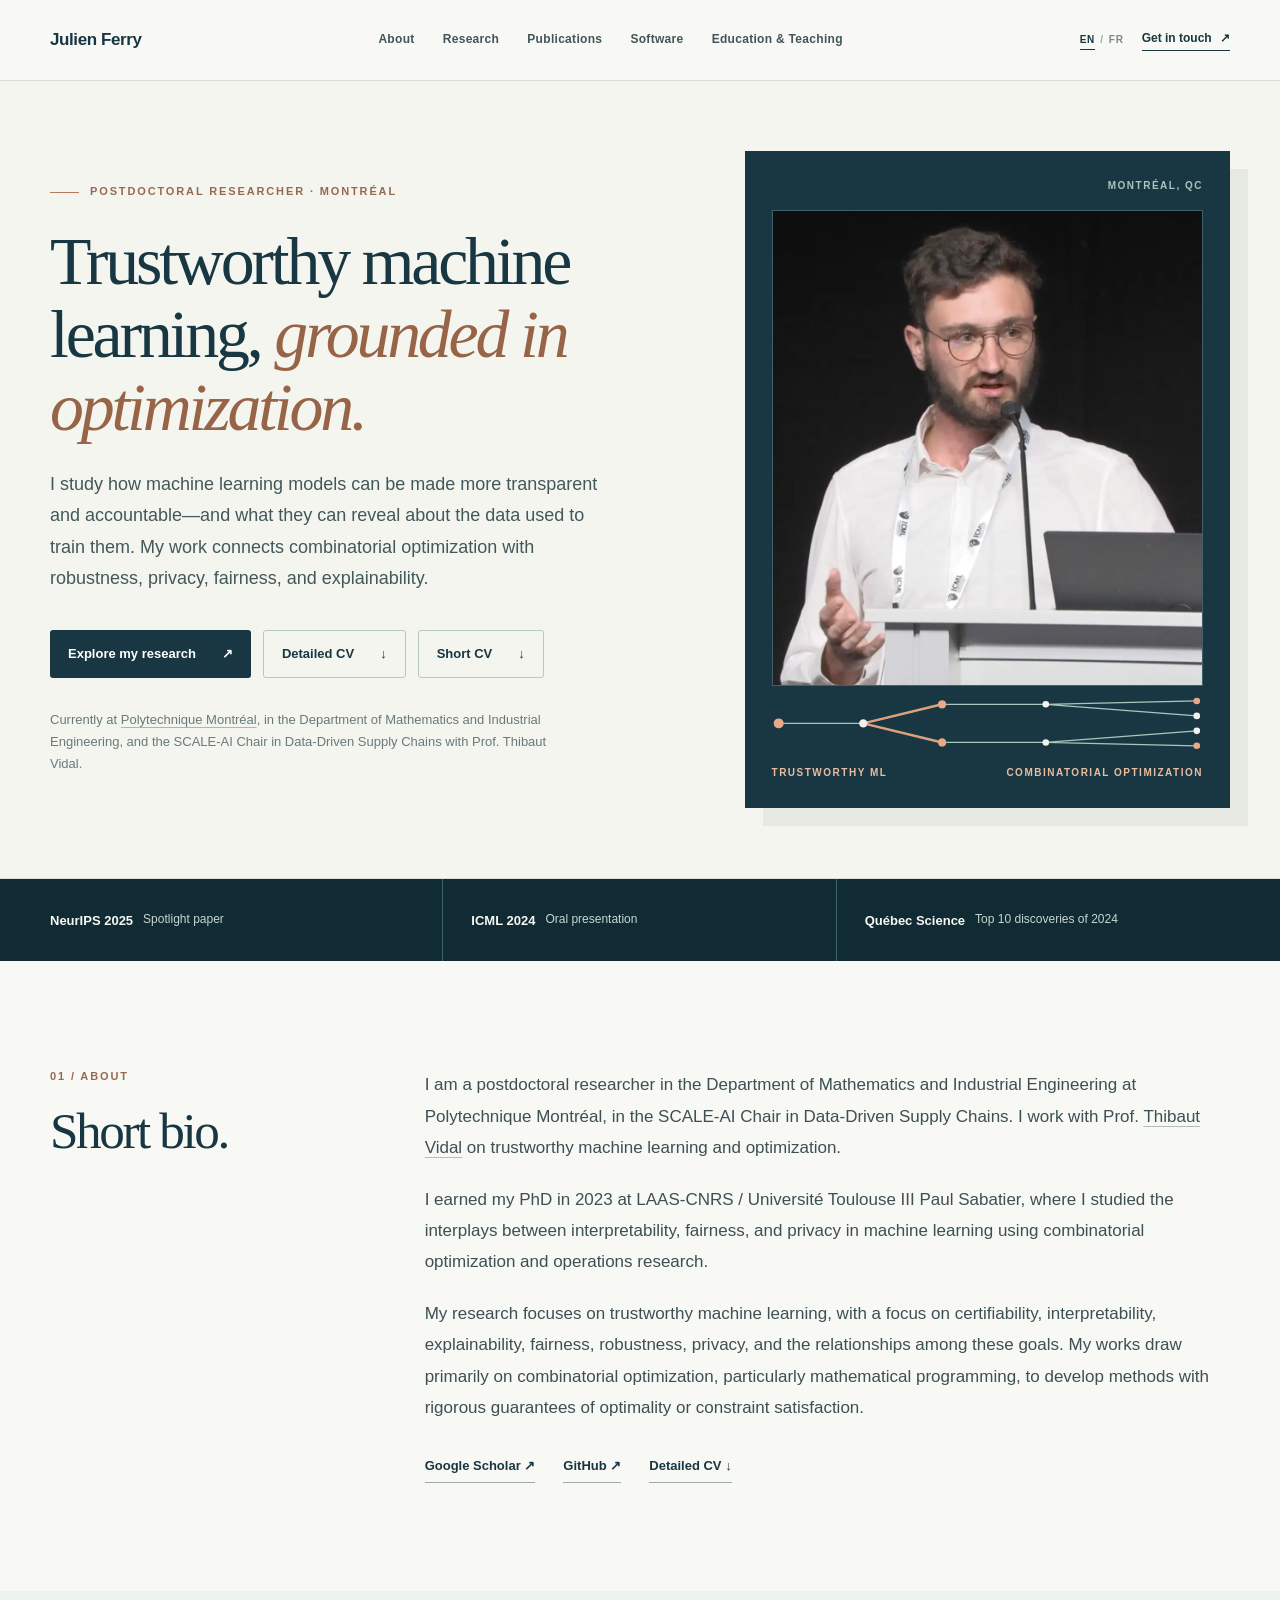
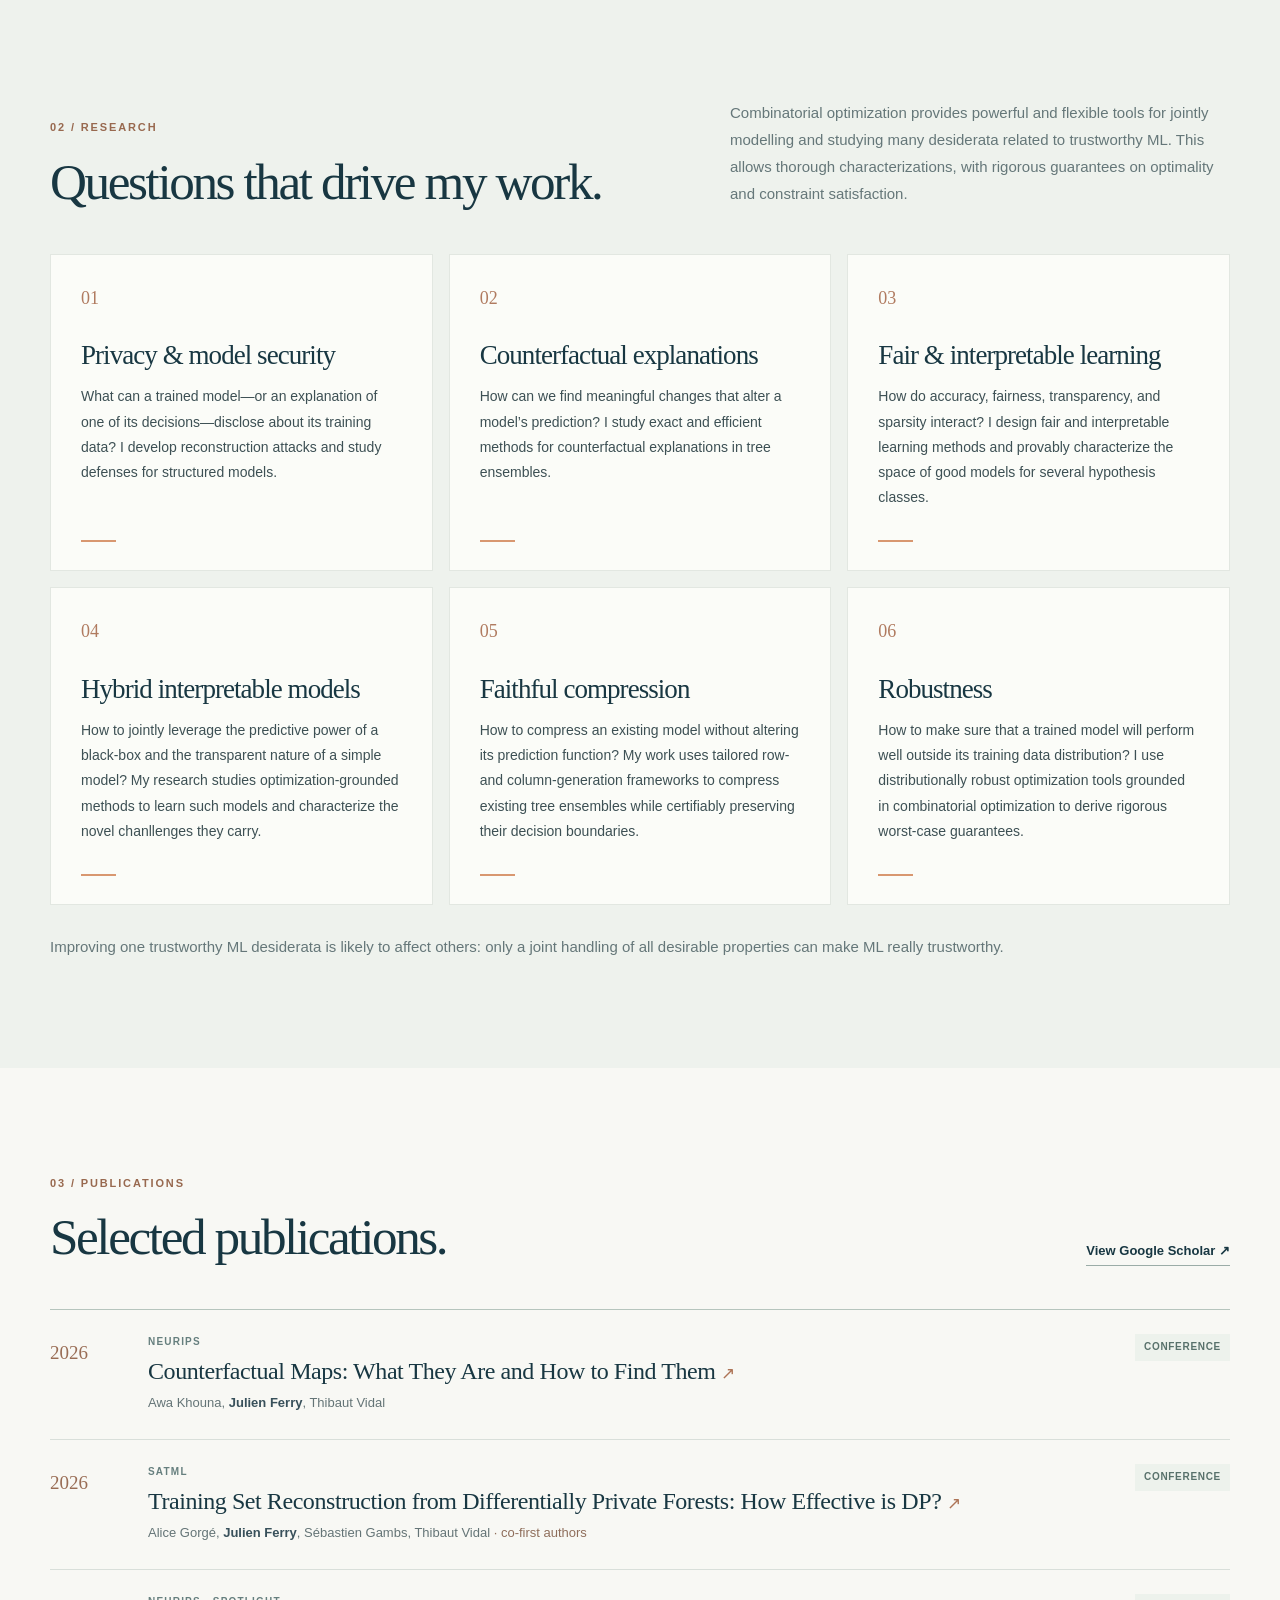
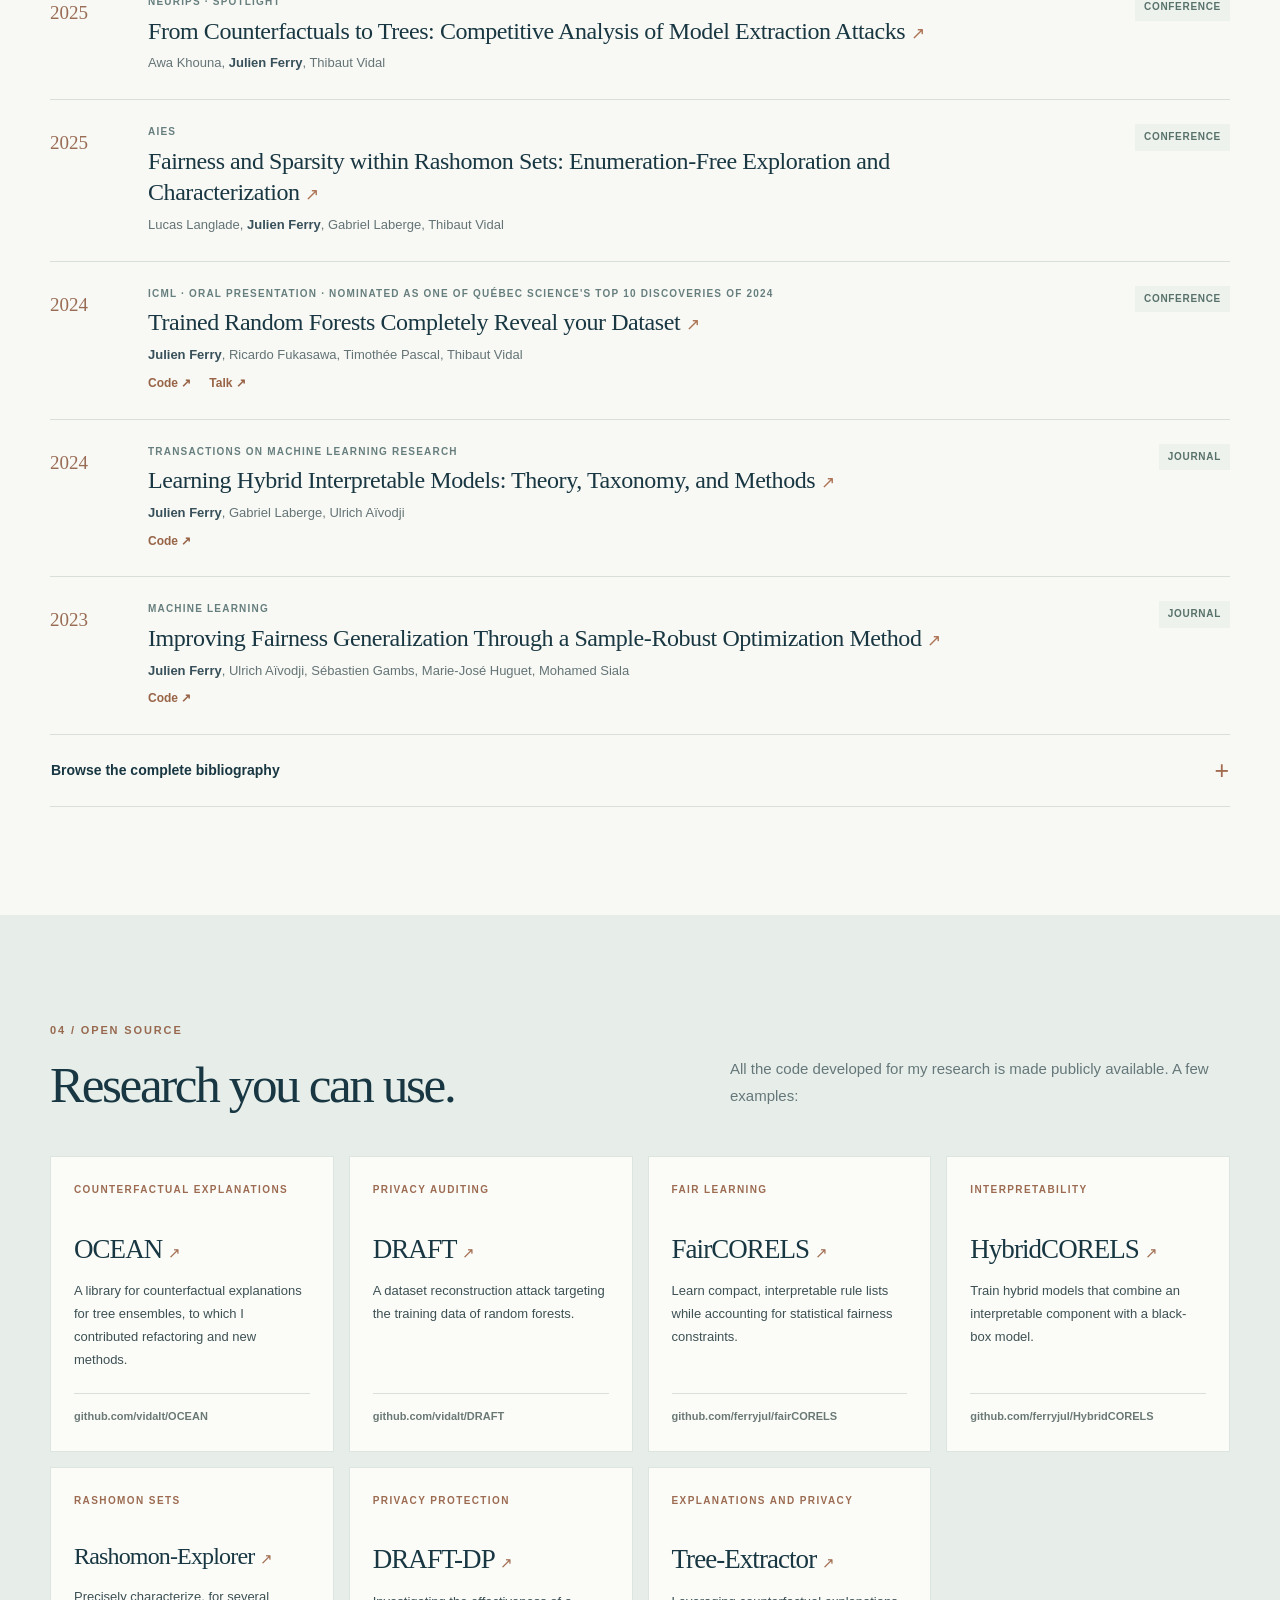
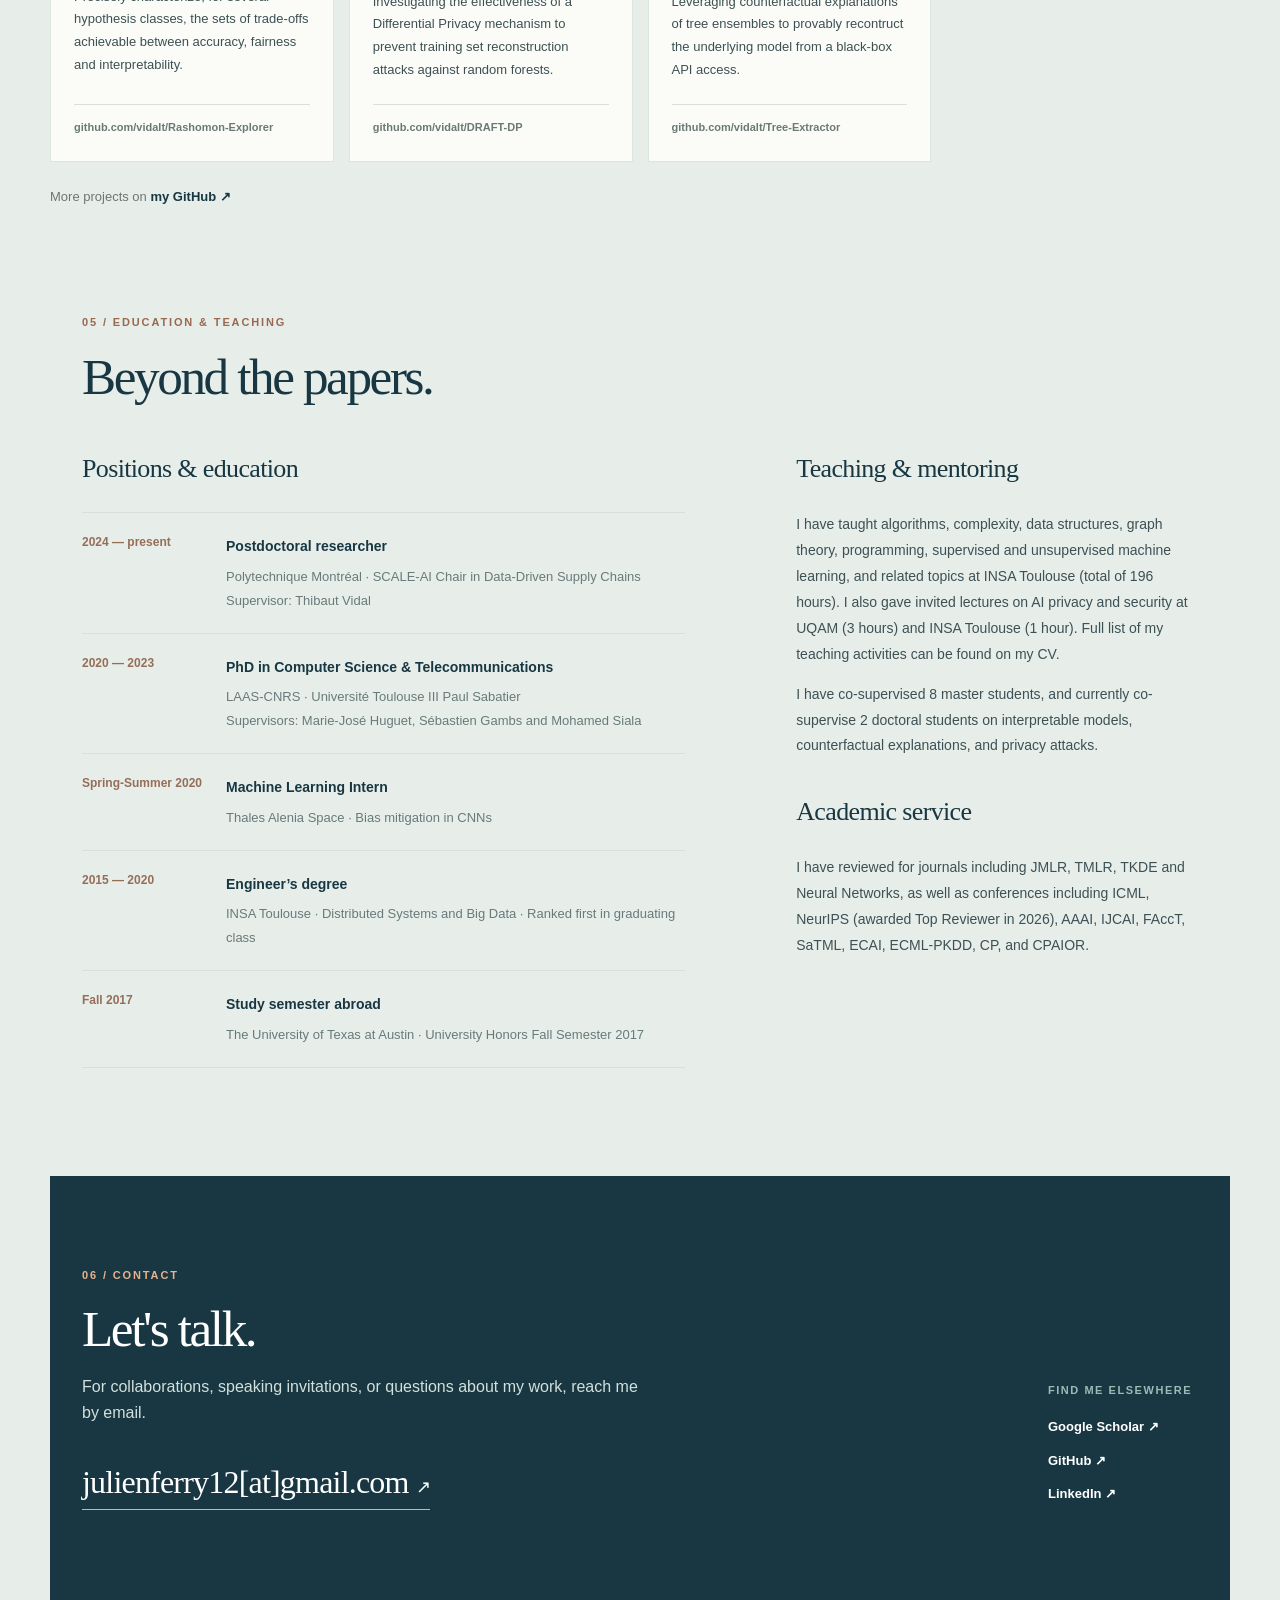
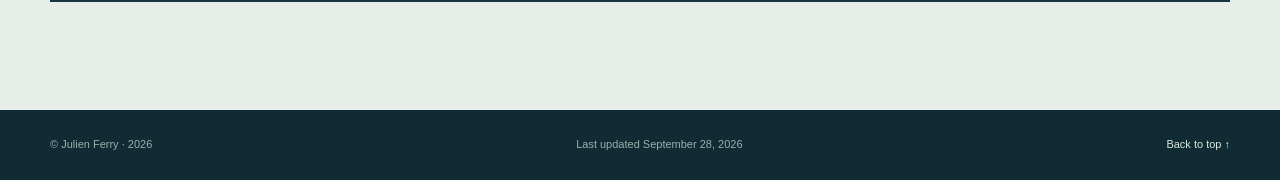
<file: index.html>
<!doctype html>
<html lang="en">
<head>
  <meta charset="utf-8">
  <meta name="viewport" content="width=device-width, initial-scale=1">
  <meta name="theme-color" content="#183742">
  <meta name="description" content="Julien Ferry is a postdoctoral researcher at Polytechnique Montréal working on trustworthy machine learning, combinatorial optimization, privacy, fairness, and explainability.">
  <meta property="og:type" content="website">
  <meta property="og:title" content="Julien Ferry, PhD">
  <meta property="og:description" content="Research in trustworthy machine learning and combinatorial optimization at Polytechnique Montréal.">
  <title>Julien Ferry, PhD</title>
  <link rel="canonical" href="https://ferryjul.github.io/">
  <link rel="alternate" hreflang="en" href="https://ferryjul.github.io/">
  <link rel="alternate" hreflang="fr" href="https://ferryjul.github.io/fr.html">
  <link rel="alternate" hreflang="x-default" href="https://ferryjul.github.io/">
  <link rel="icon" type="image/svg+xml" href="data:image/svg+xml,%3Csvg xmlns='http://www.w3.org/2000/svg' viewBox='0 0 16 16'/%3E">
  <link rel="stylesheet" href="styles.css">
  <script type="application/ld+json">
  {"@context":"https://schema.org","@type":"Person","name":"Julien Ferry","jobTitle":"Postdoctoral Researcher","affiliation":{"@type":"Organization","name":"Polytechnique Montréal"},"url":"https://ferryjul.github.io/","sameAs":["https://github.com/ferryjul","https://scholar.google.fr/citations?user=WayZ18cAAAAJ&hl=en","https://www.linkedin.com/in/julien-ferry-9435341a7/"]}
  </script>
</head>
<body>
  <a class="skip-link" href="#main">Skip to content</a>
  <header class="site-header">
    <div class="container header-inner">
      <a class="brand" href="#top" aria-label="Julien Ferry, back to top"><span class="brand-name">Julien Ferry</span></a>
      <nav class="primary-nav" aria-label="Main navigation">
        <a href="#about">About</a>
        <a href="#research">Research</a>
        <a href="#publications">Publications</a>
        <a href="#software">Software</a>
        <a href="#academic">Education & Teaching</a>
      </nav>
      <div class="header-actions">
        <div class="language-switch" role="group" aria-label="Language">
          <a href="./" lang="en" hreflang="en" aria-current="page">EN</a>
          <span aria-hidden="true">/</span>
          <a href="fr.html" lang="fr" hreflang="fr">FR</a>
        </div>
        <a class="header-contact" href="mailto:julienferry12@gmail.com">Get in touch <span aria-hidden="true">↗</span></a>
      </div>
    </div>
  </header>

  <main id="main">
    <section class="hero" id="top" aria-labelledby="hero-title">
      <div class="container hero-grid">
        <div class="hero-copy">
          <p class="eyebrow"><span class="eyebrow-line"></span> Postdoctoral researcher · Montréal</p>
          <h1 id="hero-title">Trustworthy machine learning, <em>grounded in optimization.</em></h1>
          <p class="hero-intro">I study how machine learning models can be made more transparent and accountable—and what they can reveal about the data used to train them. My work connects combinatorial optimization with robustness, privacy, fairness, and explainability.</p>
          <div class="hero-actions">
            <a class="button button-primary" href="#publications">Explore my research <span aria-hidden="true">↗</span></a>
            <a class="button button-secondary" href="CV_jferry_long.pdf" target="_blank" rel="noopener noreferrer">Detailed CV <span aria-hidden="true">↓</span></a>
            <a class="button button-secondary" href="CV_jferry_court.pdf" target="_blank" rel="noopener noreferrer">Short CV <span aria-hidden="true">↓</span></a>
          </div>
          <p class="hero-affiliation">Currently at <a href="https://www.polymtl.ca/en/" target="_blank" rel="noopener noreferrer">Polytechnique Montréal<span class="sr-only">(opens in a new tab)</span></a>, in the Department of Mathematics and Industrial Engineering, and the SCALE-AI Chair in Data-Driven Supply Chains with Prof. Thibaut Vidal.</p>
        </div>
        <div class="hero-visual" aria-hidden="true">
          <div class="visual-top"><span></span><span>MONTRÉAL, QC</span></div>
          <div class="hero-portrait-frame">
            <img class="hero-portrait-photo" src="julien-icml-portrait.webp" alt="" width="1000" height="1105" fetchpriority="high" decoding="async">
          </div>
          <svg class="mini-branch-art" viewBox="0 0 520 66" fill="none" xmlns="http://www.w3.org/2000/svg" role="presentation">
            <path d="M8 33H110M110 33L205 10M110 33L205 56M205 10H330M205 56H330M330 10L512 6M330 10L512 24M330 56L512 42M330 56L512 60" stroke="#a9c6bd" stroke-width="1.5"/>
            <path d="M110 33L205 10M110 33L205 56" stroke="#dca07c" stroke-width="3"/>
            <circle cx="8" cy="33" r="6" fill="#e8aa86"/><circle cx="110" cy="33" r="5" fill="#f4f2ea"/>
            <circle cx="205" cy="10" r="5" fill="#e8aa86"/><circle cx="205" cy="56" r="5" fill="#e8aa86"/>
            <circle cx="330" cy="10" r="4" fill="#f4f2ea"/><circle cx="330" cy="56" r="4" fill="#f4f2ea"/>
            <circle cx="512" cy="6" r="4" fill="#e8aa86"/><circle cx="512" cy="24" r="4" fill="#f4f2ea"/>
            <circle cx="512" cy="42" r="4" fill="#f4f2ea"/><circle cx="512" cy="60" r="4" fill="#e8aa86"/>
          </svg>
          <div class="visual-bottom"><span>TRUSTWORTHY ML</span><span>COMBINATORIAL OPTIMIZATION</span></div>
        </div>
      </div>
    </section>

    <div class="recognition" aria-label="Research highlights">
      <div class="container recognition-inner">
        <p><strong>NeurIPS 2025</strong><span>Spotlight paper</span></p>
        <p><strong>ICML 2024</strong><span>Oral presentation</span></p>
        <p><strong>Québec Science</strong><span>Top 10 discoveries of 2024</span></p>
      </div>
    </div>

    <section class="section about-section" id="about" aria-labelledby="about-title">
      <div class="container two-col-intro">
        <div><p class="section-index">01 / ABOUT</p><h2 id="about-title">Short bio.</h2></div>
        <div class="prose">
          <p>I am a postdoctoral researcher in the Department of Mathematics and Industrial Engineering at Polytechnique Montréal, in the SCALE-AI Chair in Data-Driven Supply Chains. I work with Prof. <a href="https://w1.cirrelt.ca/~vidalt/en/home-thibaut-vidal.html" target="_blank" rel="noopener noreferrer">Thibaut Vidal</a> on trustworthy machine learning and optimization.</p>
          <p>I earned my PhD in 2023 at LAAS-CNRS / Université Toulouse III Paul Sabatier, where I studied the interplays between interpretability, fairness, and privacy in machine learning using combinatorial optimization and operations research.</p>
          <p>My research focuses on trustworthy machine learning, with a focus on certifiability, interpretability, explainability, fairness, robustness, privacy, and the relationships among these goals. My works draw primarily on combinatorial optimization, particularly mathematical programming, to develop methods with rigorous guarantees of optimality or constraint satisfaction.</p>
          <div class="inline-links"><a href="https://scholar.google.fr/citations?user=WayZ18cAAAAJ&hl=en" target="_blank" rel="noopener noreferrer">Google Scholar <span aria-hidden="true">↗</span></a><a href="https://github.com/ferryjul" target="_blank" rel="noopener noreferrer">GitHub <span aria-hidden="true">↗</span></a><a href="CV_jferry_long.pdf" target="_blank" rel="noopener noreferrer">Detailed CV <span aria-hidden="true">↓</span></a></div>
        </div>
      </div>
    </section>

    <section class="section research-section" id="research" aria-labelledby="research-title">
      <div class="container">
        <div class="section-heading"><div><p class="section-index">02 / RESEARCH</p><h2 id="research-title">Questions that drive my work.</h2></div><p class="section-lead">Combinatorial optimization provides powerful and flexible tools for jointly modelling and studying many desiderata related to trustworthy ML. This allows thorough characterizations, with rigorous guarantees on optimality and constraint satisfaction.</p></div>
        <div class="research-grid">
          <article class="research-card"><span class="card-number">01</span><h3>Privacy &amp; model security</h3><p>What can a trained model—or an explanation of one of its decisions—disclose about its training data? I develop reconstruction attacks and study defenses for structured models.</p><span class="card-rule"></span></article>
          <article class="research-card"><span class="card-number">02</span><h3>Counterfactual explanations</h3><p>How can we find meaningful changes that alter a model’s prediction? I study exact and efficient methods for counterfactual explanations in tree ensembles.</p><span class="card-rule"></span></article>
          <article class="research-card"><span class="card-number">03</span><h3>Fair &amp; interpretable learning</h3><p>How do accuracy, fairness, transparency, and sparsity interact? I design fair and interpretable learning methods and provably characterize the space of good models for several hypothesis classes.</p><span class="card-rule"></span></article>
          <article class="research-card"><span class="card-number">04</span><h3>Hybrid interpretable models</h3><p>How to jointly leverage the predictive power of a black-box and the transparent nature of a simple model? My research studies optimization-grounded methods to learn such models and characterize the novel chanllenges they carry.</p><span class="card-rule"></span></article>
          <article class="research-card"><span class="card-number">05</span><h3>Faithful compression</h3><p>How to compress an existing model without altering its prediction function? My work uses tailored row- and column-generation frameworks to compress existing tree ensembles while certifiably preserving their decision boundaries.</p><span class="card-rule"></span></article>
          <article class="research-card"><span class="card-number">06</span><h3>Robustness</h3><p>How to make sure that a trained model will perform well outside its training data distribution? I use distributionally robust optimization tools grounded in combinatorial optimization to derive rigorous worst-case guarantees.</p><span class="card-rule"></span></article>
        </div>
        <p class="research-note">
        Improving one trustworthy ML desiderata is likely to affect others: only a joint handling of all desirable properties can make ML really trustworthy.
      </p>
      </div>
    </section>

    <section class="section publications-section" id="publications" aria-labelledby="publications-title">
      <div class="container">
        <div class="section-heading section-heading-publications"><div><p class="section-index">03 / PUBLICATIONS</p><h2 id="publications-title">Selected publications.</h2></div><a class="text-link" href="https://scholar.google.fr/citations?user=WayZ18cAAAAJ&hl=en" target="_blank" rel="noopener noreferrer">View Google Scholar <span aria-hidden="true">↗</span></a></div>
        <div class="publication-list">
          <article class="publication"><div class="pub-year">2026</div><div class="pub-content"><p class="pub-venue">NeurIPS</p><h3><a href="https://arxiv.org/abs/2602.09128" target="_blank" rel="noopener noreferrer">Counterfactual Maps: What They Are and How to Find Them <span aria-hidden="true">↗</span></a></h3><p class="pub-authors">Awa Khouna, <strong>Julien Ferry</strong>, Thibaut Vidal</p></div><span class="pub-tag">Conference</span></article>
          <article class="publication"><div class="pub-year">2026</div><div class="pub-content"><p class="pub-venue">SaTML</p><h3><a href="https://arxiv.org/abs/2502.05307" target="_blank" rel="noopener noreferrer">Training Set Reconstruction from Differentially Private Forests: How Effective is DP? <span aria-hidden="true">↗</span></a></h3><p class="pub-authors">Alice Gorgé, <strong>Julien Ferry</strong>, Sébastien Gambs, Thibaut Vidal <span class="author-note">· co-first authors</span></p></div><span class="pub-tag">Conference</span></article>
          <article class="publication"><div class="pub-year">2025</div><div class="pub-content"><p class="pub-venue">NeurIPS · Spotlight</p><h3><a href="https://proceedings.neurips.cc/paper_files/paper/2025/hash/040d3b6af368bf71f952c18da5713b48-Abstract-Conference.html" target="_blank" rel="noopener noreferrer">From Counterfactuals to Trees: Competitive Analysis of Model Extraction Attacks <span aria-hidden="true">↗</span></a></h3><p class="pub-authors">Awa Khouna, <strong>Julien Ferry</strong>, Thibaut Vidal</p></div><span class="pub-tag">Conference</span></article>
          <article class="publication"><div class="pub-year">2025</div><div class="pub-content"><p class="pub-venue">AIES</p><h3><a href="https://ojs.aaai.org/index.php/AIES/article/view/36653" target="_blank" rel="noopener noreferrer">Fairness and Sparsity within Rashomon Sets: Enumeration-Free Exploration and Characterization <span aria-hidden="true">↗</span></a></h3><p class="pub-authors">Lucas Langlade, <strong>Julien Ferry</strong>, Gabriel Laberge, Thibaut Vidal</p></div><span class="pub-tag">Conference</span></article>
          <article class="publication"><div class="pub-year">2024</div><div class="pub-content"><p class="pub-venue">ICML · Oral presentation · Nominated as one of Québec Science's top 10 discoveries of 2024</p><h3><a href="https://proceedings.mlr.press/v235/ferry24a.html" target="_blank" rel="noopener noreferrer">Trained Random Forests Completely Reveal your Dataset <span aria-hidden="true">↗</span></a></h3><p class="pub-authors"><strong>Julien Ferry</strong>, Ricardo Fukasawa, Timothée Pascal, Thibaut Vidal</p><p class="pub-extra"><a href="https://github.com/vidalt/DRAFT" target="_blank" rel="noopener noreferrer">Code ↗</a><a href="https://slideslive.com/39021999/trained-random-forests-completely-reveal-your-dataset?ref=folder-147946" target="_blank" rel="noopener noreferrer">Talk ↗</a></p></div><span class="pub-tag">Conference</span></article>
          <article class="publication"><div class="pub-year">2024</div><div class="pub-content"><p class="pub-venue">Transactions on Machine Learning Research</p><h3><a href="https://openreview.net/pdf?id=XzaSGIStXP" target="_blank" rel="noopener noreferrer">Learning Hybrid Interpretable Models: Theory, Taxonomy, and Methods <span aria-hidden="true">↗</span></a></h3><p class="pub-authors"><strong>Julien Ferry</strong>, Gabriel Laberge, Ulrich Aïvodji</p><p class="pub-extra"><a href="https://github.com/ferryjul/HybridCORELS" target="_blank" rel="noopener noreferrer">Code ↗</a></p></div><span class="pub-tag">Journal</span></article>
          <article class="publication"><div class="pub-year">2023</div><div class="pub-content"><p class="pub-venue">Machine Learning</p><h3><a href="https://link.springer.com/article/10.1007/s10994-022-06191-y" target="_blank" rel="noopener noreferrer">Improving Fairness Generalization Through a Sample-Robust Optimization Method <span aria-hidden="true">↗</span></a></h3><p class="pub-authors"><strong>Julien Ferry</strong>, Ulrich Aïvodji, Sébastien Gambs, Marie-José Huguet, Mohamed Siala</p><p class="pub-extra"><a href="https://github.com/ferryjul/FairnessSampleRobustness" target="_blank" rel="noopener noreferrer">Code ↗</a></p></div><span class="pub-tag">Journal</span></article>
        </div>
        <details class="full-bibliography"><summary><span>Browse the complete bibliography</span><span class="summary-icon" aria-hidden="true">+</span></summary><div class="bibliography-inner"><p class="bibliography-note">The selected works above also appear below for completeness.</p><section class="bib-group"><h3>Journal articles</h3><ol>
<li><a href="https://doi.org/10.1111/coin.70113" target="_blank" rel="noopener noreferrer"><strong>Taming the Triangle: On the Interplays between Fairness, Interpretability and Privacy in Machine Learning</strong> ↗</a>. Julien Ferry, Ulrich Aïvodji, Sébastien Gambs, Marie-José Huguet, Mohamed Siala. <em>Computational Intelligence</em>, 2025.</li>
<li><a href="https://openreview.net/forum?id=lscC4PZUE4" target="_blank" rel="noopener noreferrer"><strong>Boosting Revisited: Benchmarking and Advancing LP-Based Ensemble Methods</strong> ↗</a>. Fabian Akkerman, Julien Ferry, Christian Artigues, Emmanuel Hébrard, Thibaut Vidal. <em>Transactions on Machine Learning Research</em>, 2025.</li>
<li><a href="https://openreview.net/forum?id=XzaSGIStXP" target="_blank" rel="noopener noreferrer"><strong>Learning Hybrid Interpretable Models: Theory, Taxonomy, and Methods</strong> ↗</a>. Julien Ferry, Gabriel Laberge, Ulrich Aïvodji. <em>Transactions on Machine Learning Research</em>, 2024.</li>
<li><a href="https://link.springer.com/article/10.1007/s10994-022-06191-y" target="_blank" rel="noopener noreferrer"><strong>Improving Fairness Generalization Through a Sample-Robust Optimization Method</strong> ↗</a>. Julien Ferry, Ulrich Aïvodji, Sébastien Gambs, Marie-José Huguet, Mohamed Siala. <em>Machine Learning</em>, 2023.</li>
</ol></section>
<section class="bib-group"><h3>International conferences</h3><ol>
<li><a href="https://arxiv.org/abs/2602.09128" target="_blank" rel="noopener noreferrer"><strong>Counterfactual Maps: What They Are and How to Find Them</strong> ↗</a>. Awa Khouna, Julien Ferry, Thibaut Vidal. <em>NeurIPS</em>, 2026.</li>
<li><a href="https://arxiv.org/abs/2608.04365" target="_blank" rel="noopener noreferrer"><strong>Manipulation-Proof Oblivious Audits against Deceptive Model Providers</strong> ↗</a>. Augustin Godinot, Sofiane Azogagh, Julien Ferry, Sébastien Gambs. <em>AIES</em>, 2026.</li>
<li><a href="https://arxiv.org/abs/2605.28626" target="_blank" rel="noopener noreferrer"><strong>When Interpretability Is Unequally Distributed: Fairness in Hybrid Interpretable Models</strong> ↗</a>. Ziba Jabbar Zare, Ulrich Aïvodji, Julien Ferry, Thibaut Vidal. <em>AIES</em>, 2026.</li>
<li><a href="https://arxiv.org/abs/2502.05307" target="_blank" rel="noopener noreferrer"><strong>Training Set Reconstruction from Differentially Private Forests: How Effective is DP?</strong> ↗</a>. Alice Gorgé, Julien Ferry, Sébastien Gambs, Thibaut Vidal. <em>SaTML</em>, 2026.</li>
<li><a href="https://ojs.aaai.org/index.php/AIES/article/view/36653" target="_blank" rel="noopener noreferrer"><strong>Fairness and Sparsity within Rashomon sets: Enumeration-Free Exploration and Characterization</strong> ↗</a>. Lucas Langlade, Julien Ferry, Gabriel Laberge, Thibaut Vidal. <em>AIES</em>, 2025.</li>
<li><a href="https://proceedings.neurips.cc/paper_files/paper/2025/hash/040d3b6af368bf71f952c18da5713b48-Abstract-Conference.html" target="_blank" rel="noopener noreferrer"><strong>From Counterfactuals to Trees: Competitive Analysis of Model Extraction Attacks</strong> ↗</a>. Awa Khouna, Julien Ferry, Thibaut Vidal. <em>NeurIPS</em>, 2025.</li>
<li><a href="https://proceedings.mlr.press/v235/ferry24a.html" target="_blank" rel="noopener noreferrer"><strong>Trained Random Forests Completely Reveal your Dataset</strong> ↗</a>. Julien Ferry, Ricardo Fukasawa, Timothée Pascal, Thibaut Vidal. <em>ICML</em>, 2024.</li>
<li><a href="https://ieeexplore.ieee.org/document/10516646/" target="_blank" rel="noopener noreferrer"><strong>Probabilistic Dataset Reconstruction from Interpretable Models</strong> ↗</a>. Julien Ferry, Ulrich Aïvodji, Sébastien Gambs, Marie-José Huguet, Mohamed Siala. <em>SaTML</em>, 2024.</li>
<li><a href="https://ieeexplore.ieee.org/document/10136153" target="_blank" rel="noopener noreferrer"><strong>Exploiting Fairness to Enhance Sensitive Attributes Reconstruction</strong> ↗</a>. Julien Ferry, Ulrich Aïvodji, Sébastien Gambs, Marie-José Huguet, Mohamed Siala. <em>SaTML</em>, 2023.</li>
<li><strong>Improving Fairness Generalization Through a Sample-Robust Optimization Method</strong>. Julien Ferry, Ulrich Aïvodji, Sébastien Gambs, Marie-José Huguet, Mohamed Siala. <em>AAAI (Journal Track)</em>, 2023.</li>
<li><a href="https://link.springer.com/chapter/10.1007/978-3-031-08011-1_9" target="_blank" rel="noopener noreferrer"><strong>Leveraging Integer Linear Programming to Learn Optimal Fair Rule Lists</strong> ↗</a>. Julien Ferry, Ulrich Aïvodji, Sébastien Gambs, Marie-José Huguet, Mohamed Siala. <em>CPAIOR</em>, 2022.</li>
<li><a href="https://ieeexplore.ieee.org/document/10097916" target="_blank" rel="noopener noreferrer"><strong>Learning Optimal Fair Scoring Systems for Multi-Class Classification</strong> ↗</a>. Julien Rouzot, Julien Ferry, Marie-José Huguet. <em>ICTAI</em>, 2022.</li>
<li><a href="https://dl.acm.org/doi/10.1145/3459637.3481965" target="_blank" rel="noopener noreferrer"><strong>FairCORELS, an Open-Source Library for Learning Fair Rule Lists</strong> ↗</a>. Ulrich Aïvodji, Julien Ferry, Sébastien Gambs, Marie-José Huguet, Mohamed Siala. <em>CIKM</em>, 2021.</li>
</ol></section>
<section class="bib-group"><h3>Preprints</h3><ol>
<li><a href="https://arxiv.org/abs/2605.06561" target="_blank" rel="noopener noreferrer"><strong>Optimal Counterfactual Search in Tree Ensembles: A Study Across Modeling and Solution Paradigms</strong> ↗</a>. Awa Khouna, Youssouf Emine, Julien Ferry, Thibaut Vidal. <em>arXiv preprint arXiv:2605.06561 (under review)</em>, 2026.</li>
<li><a href="https://arxiv.org/abs/2605.06278" target="_blank" rel="noopener noreferrer"><strong>Pace: Prune-And-Compress Ensemble Models</strong> ↗</a>. Fabian Akkerman, Julien Ferry, Théo Guyard, Thibaut Vidal. <em>arXiv preprint arXiv:2605.06278 (under review)</em>, 2026.</li>
<li><a href="https://arxiv.org/abs/2607.07762" target="_blank" rel="noopener noreferrer"><strong>Trustworthy Machine Learning through the Lens of Combinatorial Optimization: Survey and Research Perspectives</strong> ↗</a>. Thibaut Vidal, Julien Ferry. <em>arXiv preprint arXiv:2607.07762 (under review)</em>, 2026.</li>
<li><a href="https://arxiv.org/abs/2403.13848" target="_blank" rel="noopener noreferrer"><strong>Smooth Sensitivity for Learning Differentially-Private yet Accurate Rule Lists</strong> ↗</a>. Timothée Ly, Julien Ferry, Ulrich Aïvodji, Sébastien Gambs, Marie-José Huguet. <em>arXiv preprint arXiv:2403.13848</em>, 2024.</li>
<li><a href="https://arxiv.org/abs/1909.03977" target="_blank" rel="noopener noreferrer"><strong>Learning fair rule lists</strong> ↗</a>. Ulrich Aïvodji, Julien Ferry, Sébastien Gambs, Marie-José Huguet, Mohamed Siala. <em>arXiv preprint arXiv:1909.03977</em>, 2019.</li>
</ol></section>
<section class="bib-group"><h3>National conferences · with proceedings</h3><ol>
<li><strong>Exploiter l&#x27;équité d&#x27;un modèle d&#x27;apprentissage pour reconstruire les attributs sensibles de son ensemble d&#x27;entraînement</strong>. Julien Ferry, Ulrich Aïvodji, Sébastien Gambs, Marie-José Huguet, Mohamed Siala. <em>Rencontres des Jeunes Chercheurs en Intelligence Artificielle</em>, 2023.</li>
<li><strong>Améliorer la généralisation de l&#x27;équité en apprentissage grâce à l&#x27;Optimisation Distributionnellement Robuste</strong>. Julien Ferry, Ulrich Aïvodji, Sébastien Gambs, Marie-José Huguet, Mohamed Siala. <em>Rencontres des Jeunes Chercheurs en Intelligence Artificielle</em>, 2021.</li>
</ol></section>
<section class="bib-group"><h3>National conferences · without proceedings</h3><ol>
<li><strong>Utiliser l&#x27;équité d&#x27;un modèle d&#x27;apprentissage pour reconstruire les attributs sensibles de son ensemble d&#x27;entraînement</strong>. Julien Ferry, Ulrich Aïvodji, Sébastien Gambs, Marie-José Huguet, Mohamed Siala. <em>24ème conférence ROADEF de la Société Française de Recherche Opérationnelle et Aide à la Décision</em>, 2023.</li>
<li><strong>Concilier l&#x27;équité statistique et la précision en apprentissage machine interprétable grâce à la PLNE</strong>. Julien Ferry, Ulrich Aïvodji, Sébastien Gambs, Marie-José Huguet, Mohamed Siala. <em>23ème conférence ROADEF de la Société Française de Recherche Opérationnelle et Aide à la Décision</em>, 2022.</li>
<li><strong>Optimisation Distributionnellement Robuste pour améliorer la généralisation de l&#x27;équité en apprentissage</strong>. Julien Ferry, Ulrich Aïvodji, Sébastien Gambs, Marie-José Huguet, Mohamed Siala. <em>22ème conférence ROADEF de la Société Française de Recherche Opérationnelle et Aide à la Décision</em>, 2021.</li>
</ol></section>
<section class="bib-group"><h3>PhD thesis</h3><ol>
<li><a href="https://laas.hal.science/tel-04320562" target="_blank" rel="noopener noreferrer"><strong>Addressing Interpretability, Fairness and Privacy in Machine Learning Through Combinatorial Optimization Methods</strong> ↗</a>. Julien Ferry. <em>UPS Toulouse</em>, 2023.</li>
</ol></section></div></details>
      </div>
    </section>

    <section class="section software-section" id="software" aria-labelledby="software-title"><div class="container"><div class="section-heading"><div><p class="section-index">04 / OPEN SOURCE</p><h2 id="software-title">Research you can use.</h2></div><p class="section-lead">All the code developed for my research is made publicly available. A few examples:</p></div><div class="software-grid">
      <a class="software-card" href="https://github.com/vidalt/OCEAN" target="_blank" rel="noopener noreferrer"><span class="software-type">COUNTERFACTUAL EXPLANATIONS</span><h3>OCEAN <span aria-hidden="true">↗</span></h3><p>A library for counterfactual explanations for tree ensembles, to which I contributed refactoring and new methods.</p><span class="software-repo">github.com/vidalt/OCEAN</span></a>
      <a class="software-card" href="https://github.com/vidalt/DRAFT" target="_blank" rel="noopener noreferrer"><span class="software-type">PRIVACY AUDITING</span><h3>DRAFT <span aria-hidden="true">↗</span></h3><p>A dataset reconstruction attack targeting the training data of random forests.</p><span class="software-repo">github.com/vidalt/DRAFT</span></a>
      <a class="software-card" href="https://github.com/ferryjul/fairCORELS" target="_blank" rel="noopener noreferrer"><span class="software-type">FAIR LEARNING</span><h3>FairCORELS <span aria-hidden="true">↗</span></h3><p>Learn compact, interpretable rule lists while accounting for statistical fairness constraints.</p><span class="software-repo">github.com/ferryjul/fairCORELS</span></a>
      <a class="software-card" href="https://github.com/ferryjul/HybridCORELS" target="_blank" rel="noopener noreferrer"><span class="software-type">INTERPRETABILITY</span><h3>HybridCORELS <span aria-hidden="true">↗</span></h3><p>Train hybrid models that combine an interpretable component with a black-box model.</p><span class="software-repo">github.com/ferryjul/HybridCORELS</span></a>
      <a class="software-card" href="https://github.com/vidalt/Rashomon-Explorer" target="_blank" rel="noopener noreferrer"><span class="software-type">RASHOMON SETS</span><h3 class="software-title-long">Rashomon-Explorer <span aria-hidden="true">↗</span></h3><p>Precisely characterize, for several hypothesis classes, the sets of trade-offs achievable between accuracy, fairness and interpretability.</p><span class="software-repo">github.com/vidalt/Rashomon-Explorer</span></a>   
      <a class="software-card" href="https://github.com/vidalt/DRAFT-DP" target="_blank" rel="noopener noreferrer"><span class="software-type">PRIVACY PROTECTION</span><h3>DRAFT-DP <span aria-hidden="true">↗</span></h3><p>Investigating the effectiveness of a Differential Privacy mechanism to prevent training set reconstruction attacks against random forests.</p><span class="software-repo">github.com/vidalt/DRAFT-DP</span></a>
      <a class="software-card" href="https://github.com/vidalt/Tree-Extractor" target="_blank" rel="noopener noreferrer"><span class="software-type">EXPLANATIONS AND PRIVACY</span><h3>Tree-Extractor <span aria-hidden="true">↗</span></h3><p>Leveraging counterfactual explanations of tree ensembles to provably recontruct the underlying model from a black-box API access.</p><span class="software-repo">github.com/vidalt/Tree-Extractor</span></a>
    </div><p class="more-software">More projects on <a href="https://github.com/ferryjul/" target="_blank" rel="noopener noreferrer">my GitHub ↗</a> 

    <section class="section academic-section" id="academic" aria-labelledby="academic-title"><div class="container"><div class="section-heading"><div><p class="section-index">05 / EDUCATION & TEACHING</p><h2 id="academic-title">Beyond the papers.</h2></div></div><div class="academic-grid">
      <div class="academic-block"><h3>Positions &amp; education</h3><ol class="timeline">
        <li><span>2024 — present</span><div><strong>Postdoctoral researcher</strong><p>Polytechnique Montréal · SCALE-AI Chair in Data-Driven Supply Chains <br> Supervisor: Thibaut Vidal</p></div></li>
        <li><span>2020 — 2023</span><div><strong>PhD in Computer Science &amp; Telecommunications</strong><p>LAAS-CNRS · Université Toulouse III Paul Sabatier <br> Supervisors: Marie-José Huguet, Sébastien Gambs and Mohamed Siala</p></div></li>
        <li><span>Spring-Summer 2020</span><div><strong>Machine Learning Intern</strong><p>Thales Alenia Space · Bias mitigation in CNNs</p></div></li>
        <li><span>2015 — 2020</span><div><strong>Engineer’s degree</strong><p>INSA Toulouse · Distributed Systems and Big Data · Ranked first in graduating class</p></div></li>
        <li><span>Fall 2017</span><div><strong>Study semester abroad</strong><p>The University of Texas at Austin · University Honors Fall Semester 2017</p></div></li></ol></div>
        <div class="academic-block"><h3>Teaching &amp; mentoring</h3><p>I have taught algorithms, complexity, data structures, graph theory, programming, supervised and unsupervised machine learning, and related topics at INSA Toulouse (total of 196 hours). I also gave invited lectures on AI privacy and security at UQAM (3 hours) and INSA Toulouse (1 hour). Full list of my teaching activities can be found on my CV.</p><p>I have co-supervised 8 master students, and currently co-supervise 2 doctoral students on interpretable models, counterfactual explanations, and privacy attacks.</p><h3 class="subheading">Academic service</h3><p>I have reviewed for journals including JMLR, TMLR, TKDE and Neural Networks, as well as conferences including ICML, NeurIPS (awarded Top Reviewer in 2026), AAAI, IJCAI, FAccT, SaTML, ECAI, ECML-PKDD, CP, and CPAIOR.</p></div>
    </div></div></section>

    <section class="contact-section" id="contact" aria-labelledby="contact-title"><div class="container contact-inner"><div><p class="section-index">06 / CONTACT</p><h2 id="contact-title">Let's talk.</h2><p>For collaborations, speaking invitations, or questions about my work, reach me by email.</p><a class="contact-email" href="mailto:julienferry12@gmail.com">julienferry12[at]gmail.com <span aria-hidden="true">↗</span></a></div><div class="contact-aside"><p>Find me elsewhere</p><a href="https://scholar.google.fr/citations?user=WayZ18cAAAAJ&hl=en" target="_blank" rel="noopener noreferrer">Google Scholar ↗</a><a href="https://github.com/ferryjul" target="_blank" rel="noopener noreferrer">GitHub ↗</a><a href="https://www.linkedin.com/in/julien-ferry-9435341a7/" target="_blank" rel="noopener noreferrer">LinkedIn ↗</a></div></div></section>
  </main>
  <footer class="site-footer"><div class="container footer-inner"><span>© Julien Ferry · 2026</span><span>Last updated September 28, 2026</span><a href="#top">Back to top ↑</a></div></footer>
</body>
</html>
</file>
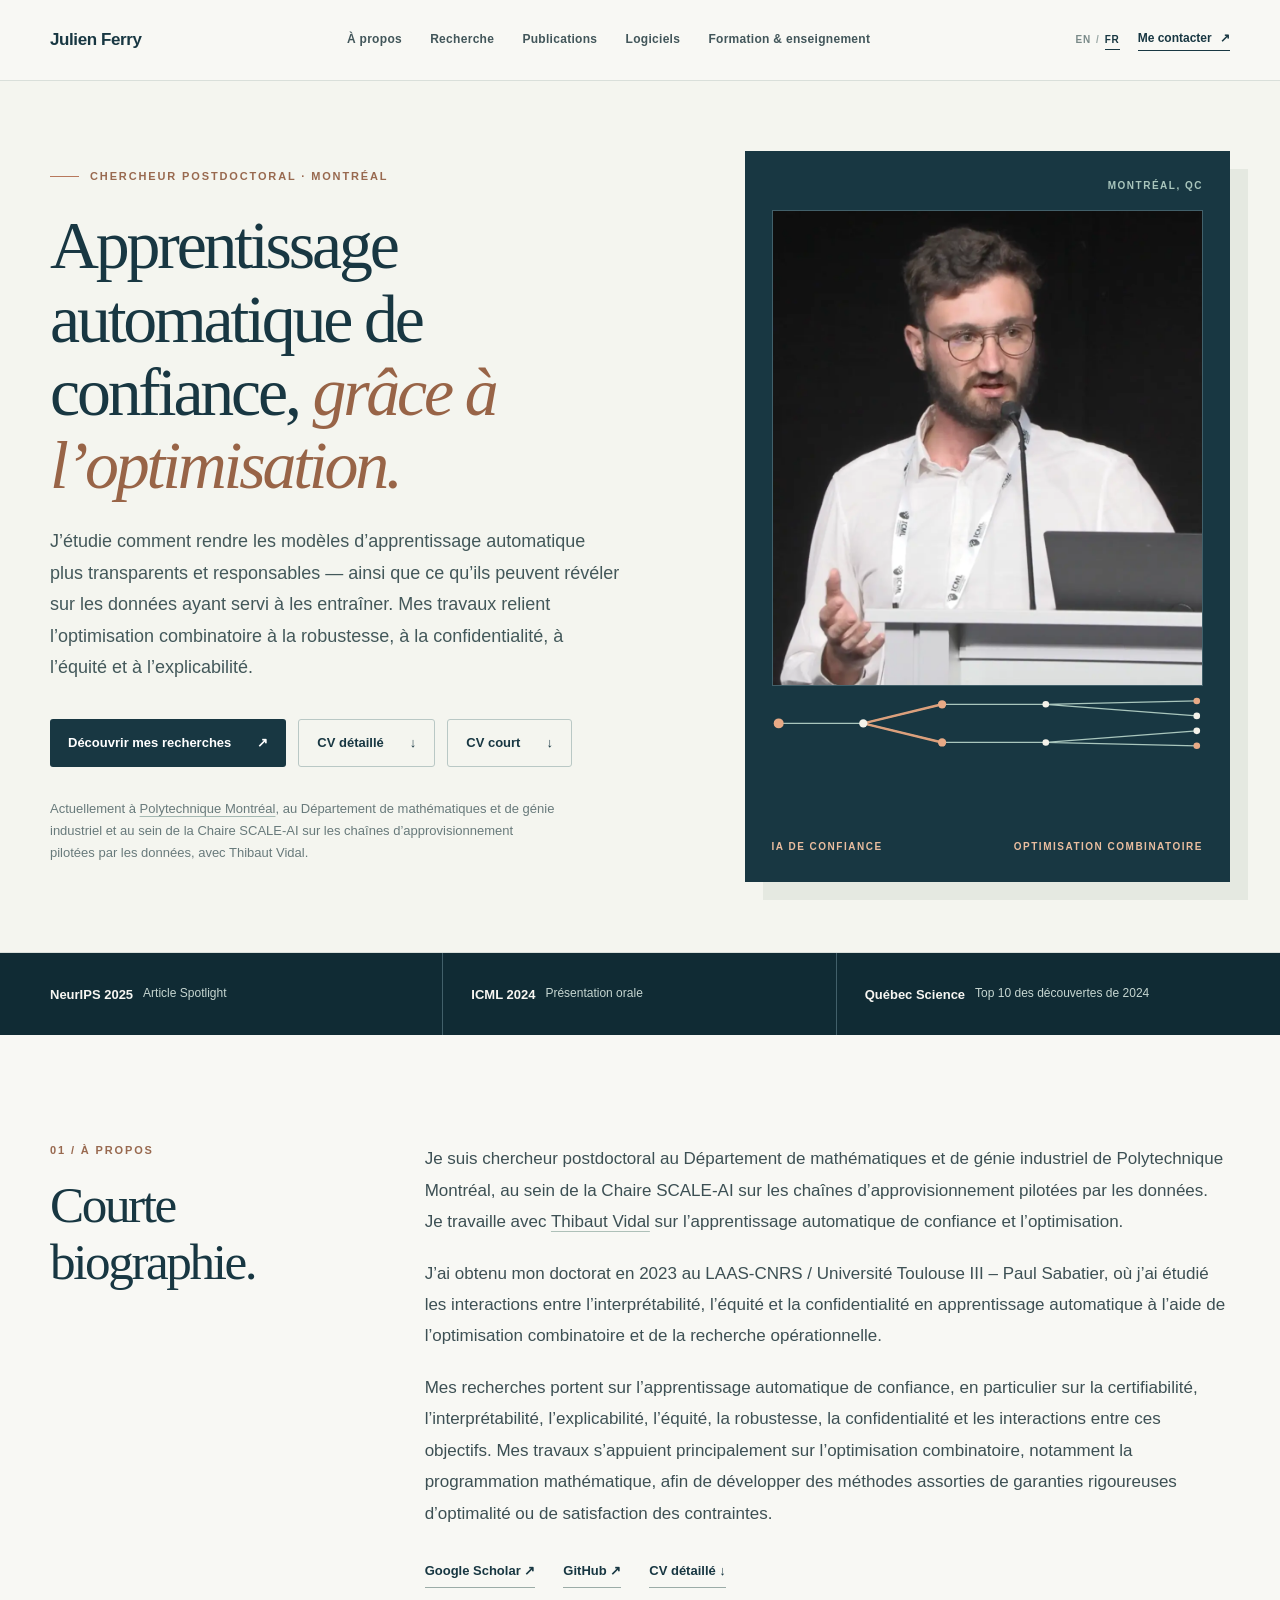
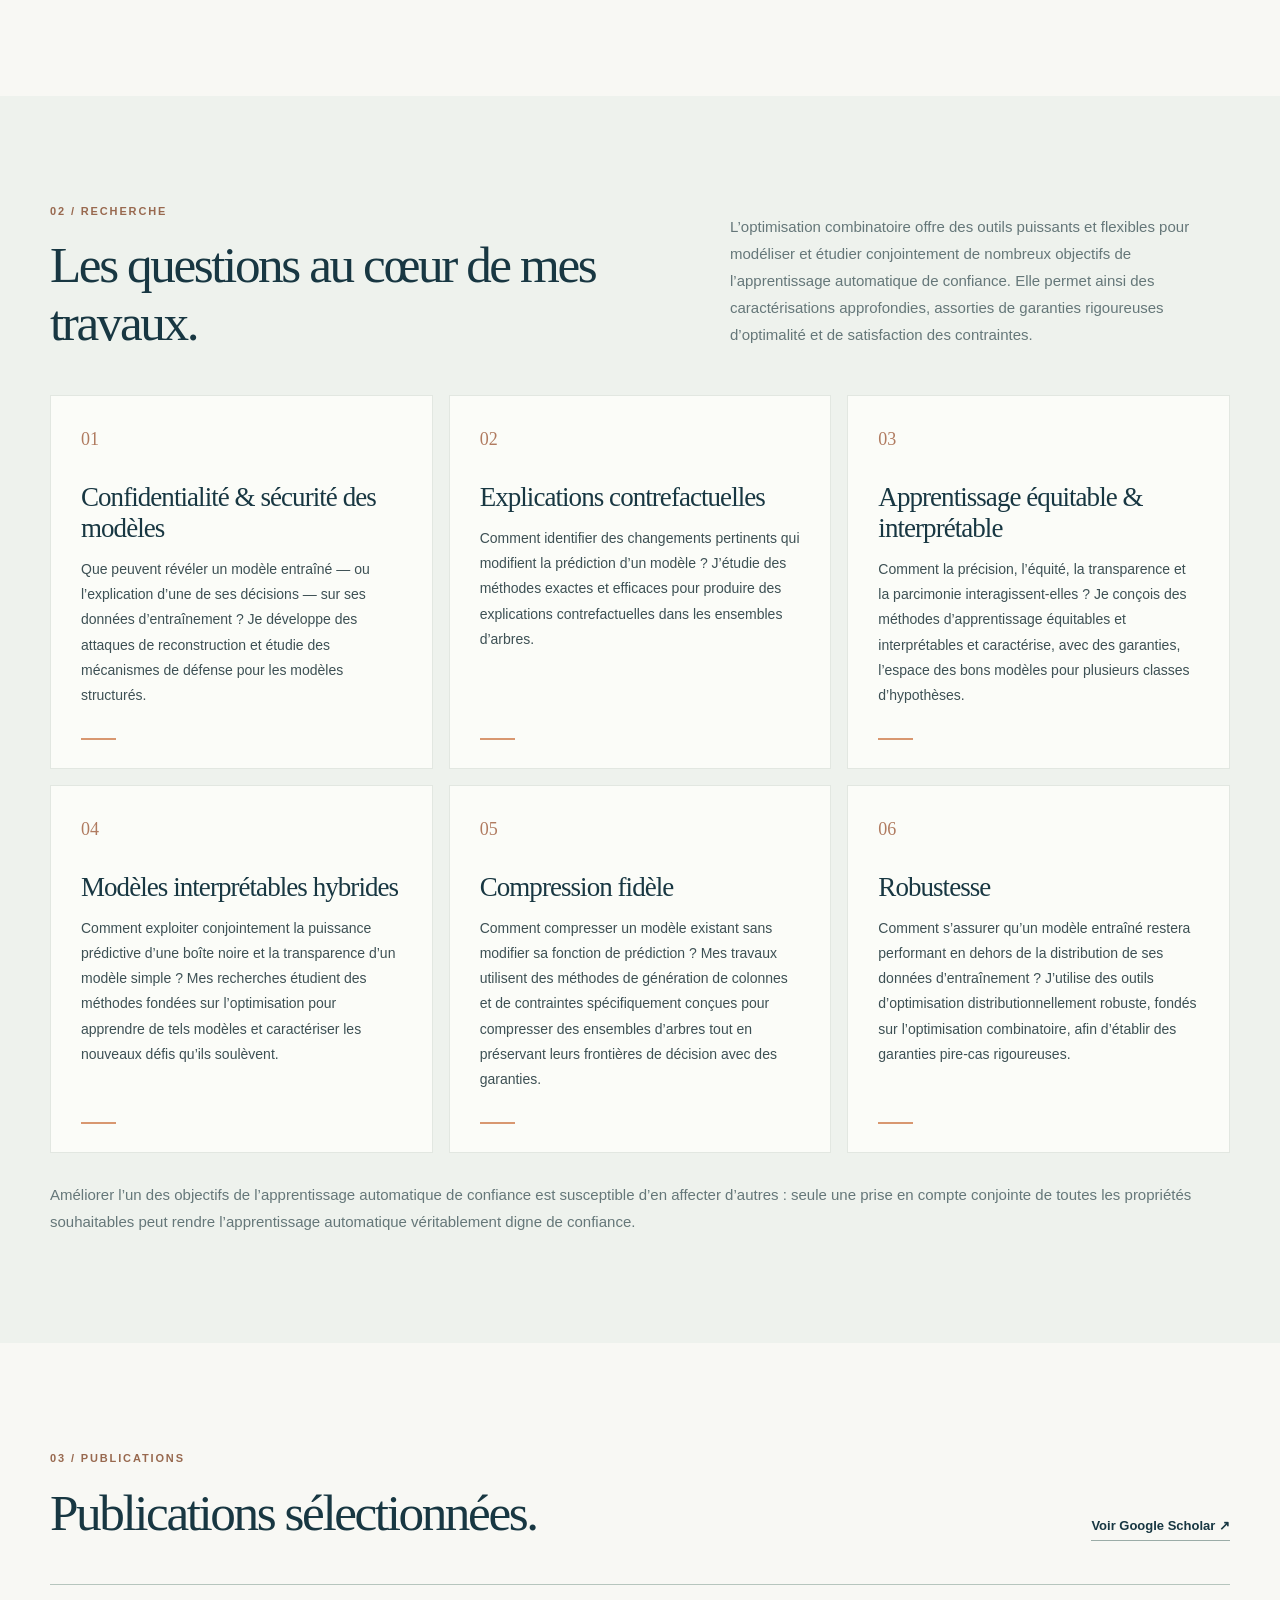
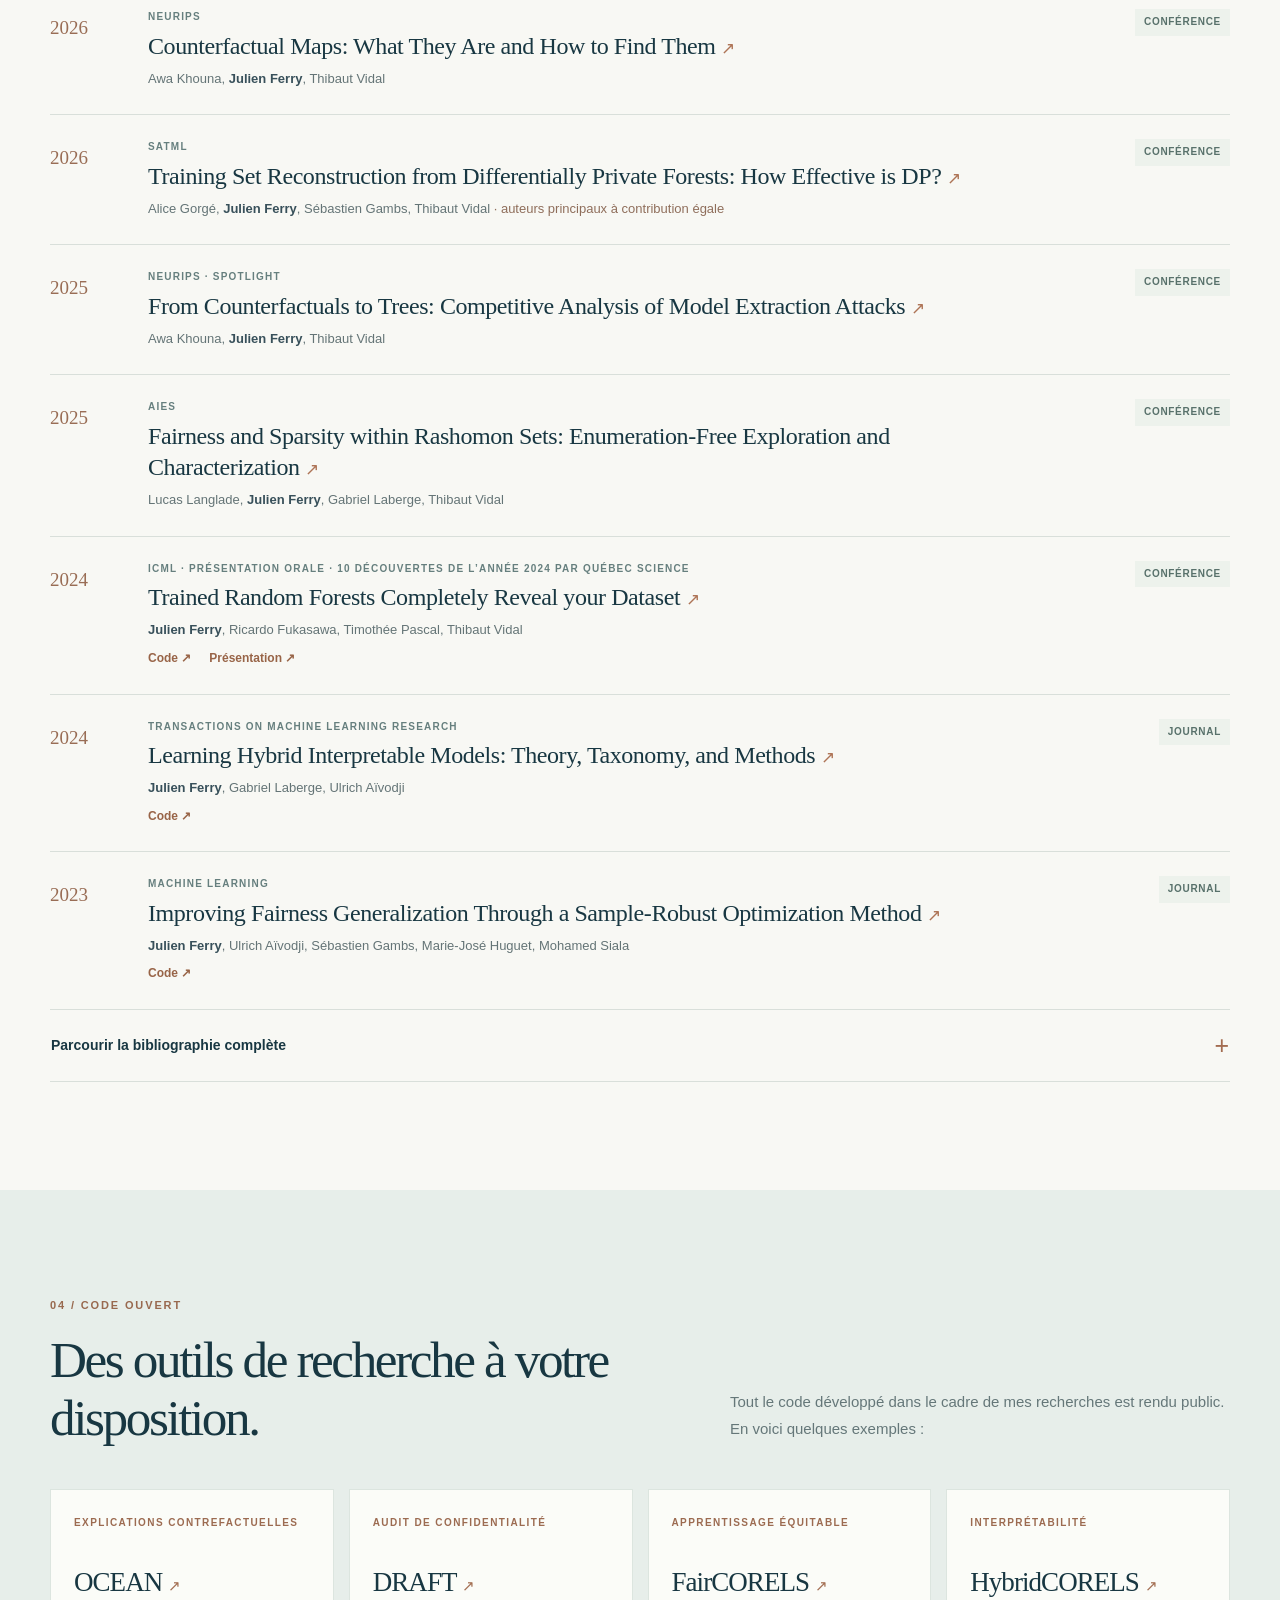
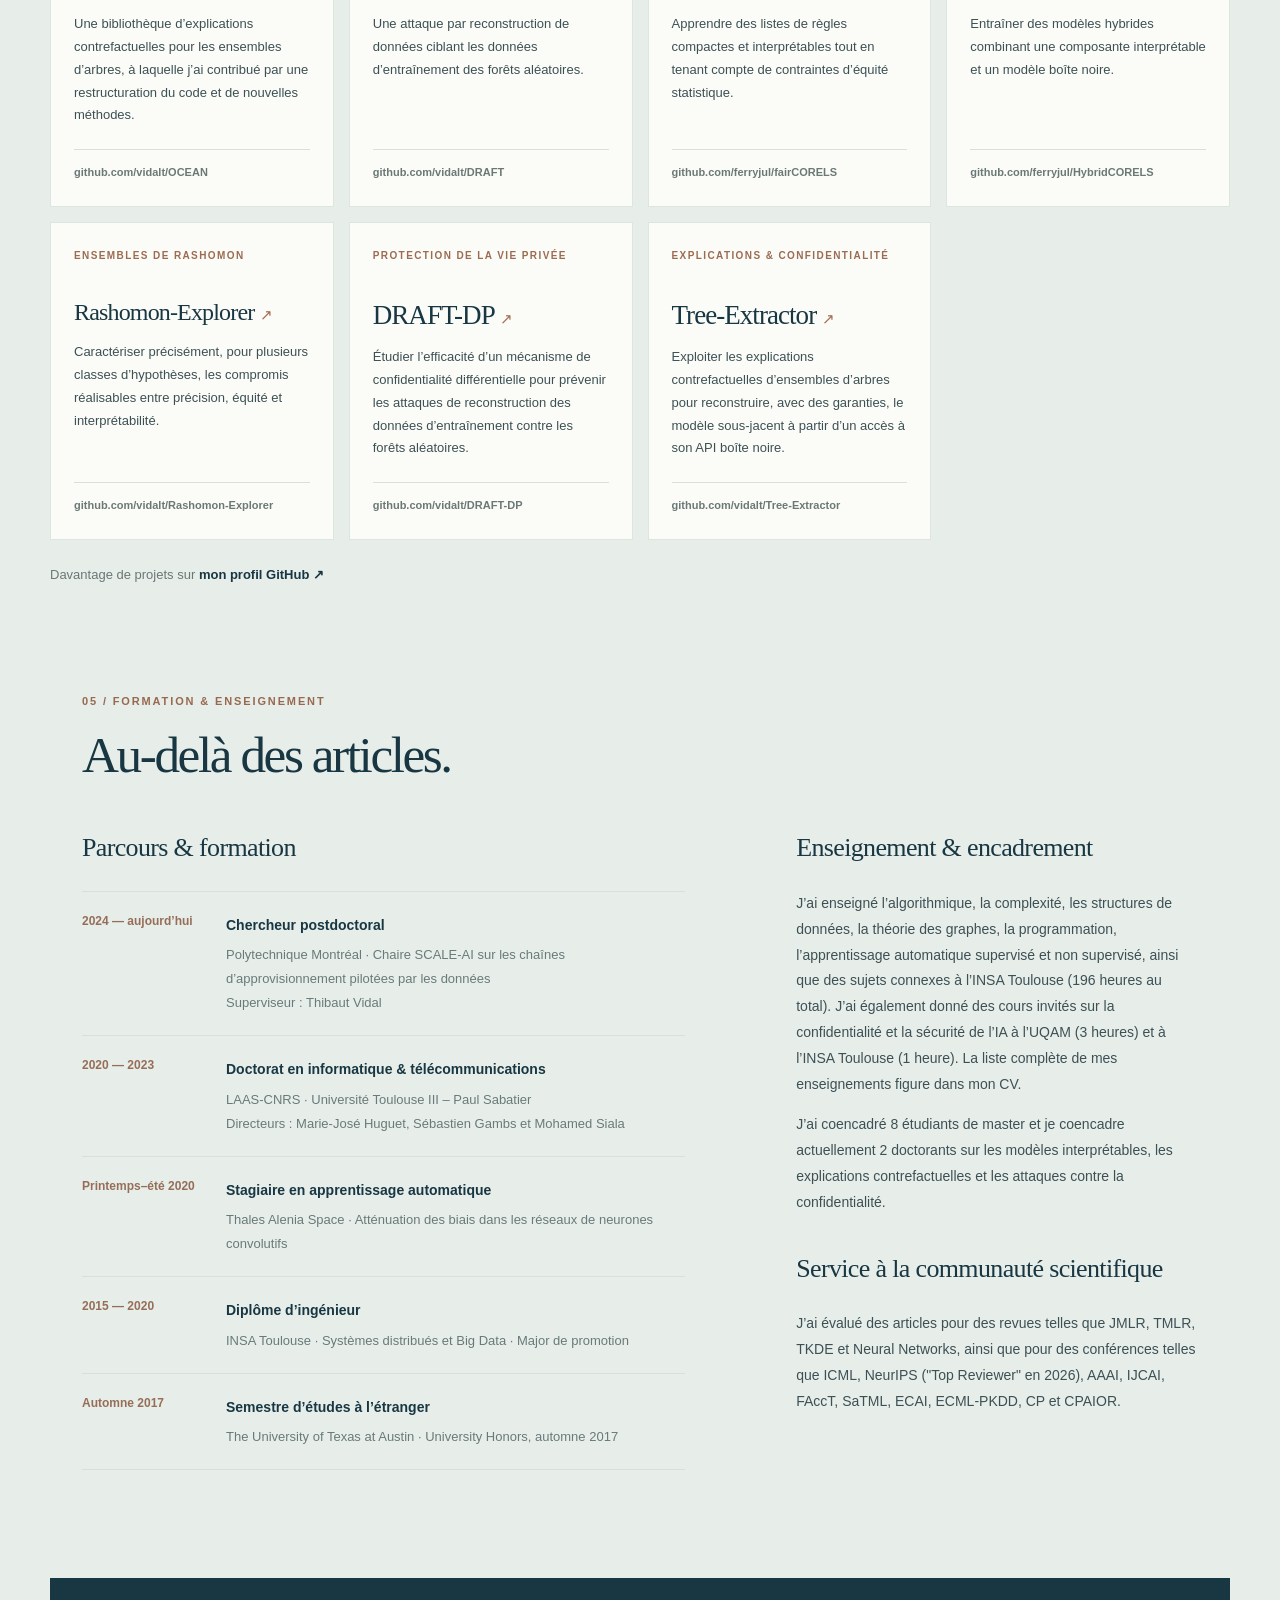
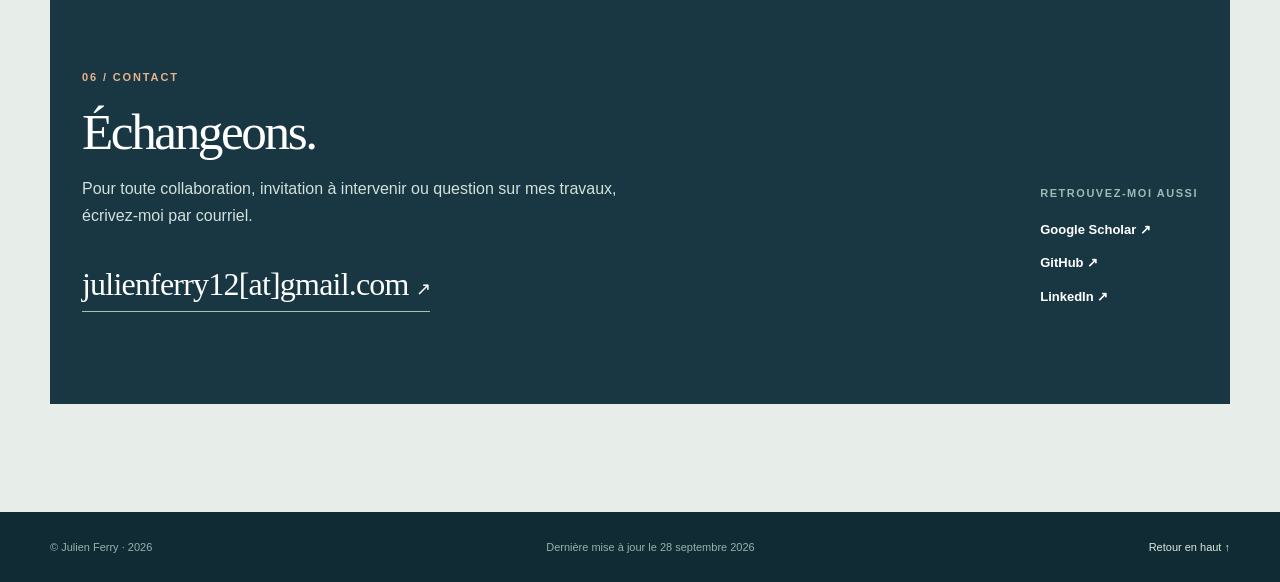
<file: fr.html>
<!doctype html>
<html lang="fr">
<head>
  <meta charset="utf-8">
  <meta name="viewport" content="width=device-width, initial-scale=1">
  <meta name="theme-color" content="#183742">
  <meta name="description" content="Julien Ferry est chercheur postdoctoral à Polytechnique Montréal et travaille sur l’apprentissage automatique digne de confiance, l’optimisation combinatoire, la confidentialité, l’équité et l’explicabilité.">
  <meta property="og:type" content="website">
  <meta property="og:title" content="Julien Ferry, PhD">
  <meta property="og:description" content="Recherche en apprentissage automatique digne de confiance et en optimisation combinatoire à Polytechnique Montréal.">
  <title>Julien Ferry, PhD</title>
  <link rel="canonical" href="https://ferryjul.github.io/fr.html">
  <link rel="alternate" hreflang="en" href="https://ferryjul.github.io/">
  <link rel="alternate" hreflang="fr" href="https://ferryjul.github.io/fr.html">
  <link rel="alternate" hreflang="x-default" href="https://ferryjul.github.io/">
  <link rel="icon" type="image/svg+xml" href="data:image/svg+xml,%3Csvg xmlns='http://www.w3.org/2000/svg' viewBox='0 0 16 16'/%3E">
  <link rel="stylesheet" href="styles.css">
  <script type="application/ld+json">
  {"@context":"https://schema.org","@type":"Person","name":"Julien Ferry","jobTitle":"Chercheur postdoctoral","affiliation":{"@type":"Organization","name":"Polytechnique Montréal"},"url":"https://ferryjul.github.io/fr.html","sameAs":["https://github.com/ferryjul","https://scholar.google.fr/citations?user=WayZ18cAAAAJ&hl=en","https://www.linkedin.com/in/julien-ferry-9435341a7/"]}
  </script>
</head>
<body>
  <a class="skip-link" href="#main">Aller au contenu</a>
  <header class="site-header">
    <div class="container header-inner">
      <a class="brand" href="#top" aria-label="Julien Ferry, retour en haut"><span class="brand-name">Julien Ferry</span></a>
      <nav class="primary-nav" aria-label="Navigation principale">
        <a href="#about">À propos</a>
        <a href="#research">Recherche</a>
        <a href="#publications">Publications</a>
        <a href="#software">Logiciels</a>
        <a href="#academic">Formation &amp; enseignement</a>
      </nav>
      <div class="header-actions">
        <div class="language-switch" role="group" aria-label="Langue">
          <a href="./" lang="en" hreflang="en">EN</a>
          <span aria-hidden="true">/</span>
          <a href="fr.html" lang="fr" hreflang="fr" aria-current="page">FR</a>
        </div>
        <a class="header-contact" href="mailto:julienferry12@gmail.com">Me contacter <span aria-hidden="true">↗</span></a>
      </div>
    </div>
  </header>

  <main id="main">
    <section class="hero" id="top" aria-labelledby="hero-title">
      <div class="container hero-grid">
        <div class="hero-copy">
          <p class="eyebrow"><span class="eyebrow-line"></span> Chercheur postdoctoral · Montréal</p>
          <h1 id="hero-title">Apprentissage automatique de confiance, <em>grâce à l’optimisation.</em></h1>
          <p class="hero-intro">J’étudie comment rendre les modèles d’apprentissage automatique plus transparents et responsables — ainsi que ce qu’ils peuvent révéler sur les données ayant servi à les entraîner. Mes travaux relient l’optimisation combinatoire à la robustesse, à la confidentialité, à l’équité et à l’explicabilité.</p>
          <div class="hero-actions">
            <a class="button button-primary" href="#publications">Découvrir mes recherches <span aria-hidden="true">↗</span></a>
            <a class="button button-secondary" href="CV_jferry_long.pdf" target="_blank" rel="noopener noreferrer">CV détaillé <span aria-hidden="true">↓</span></a>
            <a class="button button-secondary" href="CV_jferry_court.pdf" target="_blank" rel="noopener noreferrer">CV court <span aria-hidden="true">↓</span></a>
          </div>
          <p class="hero-affiliation">Actuellement à <a href="https://www.polymtl.ca/" target="_blank" rel="noopener noreferrer">Polytechnique Montréal<span class="sr-only">(s’ouvre dans un nouvel onglet)</span></a>, au Département de mathématiques et de génie industriel et au sein de la Chaire SCALE-AI sur les chaînes d’approvisionnement pilotées par les données, avec Thibaut Vidal.</p>
        </div>
        <div class="hero-visual" aria-hidden="true">
          <div class="visual-top"><span></span><span>MONTRÉAL, QC</span></div>
          <div class="hero-portrait-frame">
            <img class="hero-portrait-photo" src="julien-icml-portrait.webp" alt="" width="1000" height="1105" fetchpriority="high" decoding="async">
          </div>
          <svg class="mini-branch-art" viewBox="0 0 520 66" fill="none" xmlns="http://www.w3.org/2000/svg" role="presentation">
            <path d="M8 33H110M110 33L205 10M110 33L205 56M205 10H330M205 56H330M330 10L512 6M330 10L512 24M330 56L512 42M330 56L512 60" stroke="#a9c6bd" stroke-width="1.5"/>
            <path d="M110 33L205 10M110 33L205 56" stroke="#dca07c" stroke-width="3"/>
            <circle cx="8" cy="33" r="6" fill="#e8aa86"/><circle cx="110" cy="33" r="5" fill="#f4f2ea"/>
            <circle cx="205" cy="10" r="5" fill="#e8aa86"/><circle cx="205" cy="56" r="5" fill="#e8aa86"/>
            <circle cx="330" cy="10" r="4" fill="#f4f2ea"/><circle cx="330" cy="56" r="4" fill="#f4f2ea"/>
            <circle cx="512" cy="6" r="4" fill="#e8aa86"/><circle cx="512" cy="24" r="4" fill="#f4f2ea"/>
            <circle cx="512" cy="42" r="4" fill="#f4f2ea"/><circle cx="512" cy="60" r="4" fill="#e8aa86"/>
          </svg>
          <div class="visual-bottom"><span>IA DE CONFIANCE</span><span>OPTIMISATION COMBINATOIRE</span></div>
        </div>
      </div>
    </section>

    <div class="recognition" aria-label="Faits saillants de la recherche">
      <div class="container recognition-inner">
        <p><strong>NeurIPS 2025</strong><span>Article Spotlight</span></p>
        <p><strong>ICML 2024</strong><span>Présentation orale</span></p>
        <p><strong>Québec Science</strong><span>Top 10 des découvertes de 2024</span></p>
      </div>
    </div>

    <section class="section about-section" id="about" aria-labelledby="about-title">
      <div class="container two-col-intro">
        <div><p class="section-index">01 / À PROPOS</p><h2 id="about-title">Courte biographie.</h2></div>
        <div class="prose">
          <p>Je suis chercheur postdoctoral au Département de mathématiques et de génie industriel de Polytechnique Montréal, au sein de la Chaire SCALE-AI sur les chaînes d’approvisionnement pilotées par les données. Je travaille avec <a href="https://w1.cirrelt.ca/~vidalt/en/home-thibaut-vidal.html" target="_blank" rel="noopener noreferrer">Thibaut Vidal</a> sur l’apprentissage automatique de confiance et l’optimisation.</p>
          <p>J’ai obtenu mon doctorat en 2023 au LAAS-CNRS / Université Toulouse III – Paul Sabatier, où j’ai étudié les interactions entre l’interprétabilité, l’équité et la confidentialité en apprentissage automatique à l’aide de l’optimisation combinatoire et de la recherche opérationnelle.</p>
          <p>Mes recherches portent sur l’apprentissage automatique de confiance, en particulier sur la certifiabilité, l’interprétabilité, l’explicabilité, l’équité, la robustesse, la confidentialité et les interactions entre ces objectifs. Mes travaux s’appuient principalement sur l’optimisation combinatoire, notamment la programmation mathématique, afin de développer des méthodes assorties de garanties rigoureuses d’optimalité ou de satisfaction des contraintes.</p>
          <div class="inline-links"><a href="https://scholar.google.fr/citations?user=WayZ18cAAAAJ&hl=en" target="_blank" rel="noopener noreferrer">Google Scholar <span aria-hidden="true">↗</span></a><a href="https://github.com/ferryjul" target="_blank" rel="noopener noreferrer">GitHub <span aria-hidden="true">↗</span></a><a href="CV_jferry_long.pdf" target="_blank" rel="noopener noreferrer">CV détaillé <span aria-hidden="true">↓</span></a></div>
        </div>
      </div>
    </section>

    <section class="section research-section" id="research" aria-labelledby="research-title">
      <div class="container">
        <div class="section-heading"><div><p class="section-index">02 / RECHERCHE</p><h2 id="research-title">Les questions au cœur de mes travaux.</h2></div><p class="section-lead">L’optimisation combinatoire offre des outils puissants et flexibles pour modéliser et étudier conjointement de nombreux objectifs de l’apprentissage automatique de confiance. Elle permet ainsi des caractérisations approfondies, assorties de garanties rigoureuses d’optimalité et de satisfaction des contraintes.</p></div>
        <div class="research-grid">
          <article class="research-card"><span class="card-number">01</span><h3>Confidentialité &amp; sécurité des modèles</h3><p>Que peuvent révéler un modèle entraîné — ou l’explication d’une de ses décisions — sur ses données d’entraînement ? Je développe des attaques de reconstruction et étudie des mécanismes de défense pour les modèles structurés.</p><span class="card-rule"></span></article>
          <article class="research-card"><span class="card-number">02</span><h3>Explications contrefactuelles</h3><p>Comment identifier des changements pertinents qui modifient la prédiction d’un modèle ? J’étudie des méthodes exactes et efficaces pour produire des explications contrefactuelles dans les ensembles d’arbres.</p><span class="card-rule"></span></article>
          <article class="research-card"><span class="card-number">03</span><h3>Apprentissage équitable &amp; interprétable</h3><p>Comment la précision, l’équité, la transparence et la parcimonie interagissent-elles ? Je conçois des méthodes d’apprentissage équitables et interprétables et caractérise, avec des garanties, l’espace des bons modèles pour plusieurs classes d’hypothèses.</p><span class="card-rule"></span></article>
          <article class="research-card"><span class="card-number">04</span><h3>Modèles interprétables hybrides</h3><p>Comment exploiter conjointement la puissance prédictive d’une boîte noire et la transparence d’un modèle simple ? Mes recherches étudient des méthodes fondées sur l’optimisation pour apprendre de tels modèles et caractériser les nouveaux défis qu’ils soulèvent.</p><span class="card-rule"></span></article>
          <article class="research-card"><span class="card-number">05</span><h3>Compression fidèle</h3><p>Comment compresser un modèle existant sans modifier sa fonction de prédiction ? Mes travaux utilisent des méthodes de génération de colonnes et de contraintes spécifiquement conçues pour compresser des ensembles d’arbres tout en préservant leurs frontières de décision avec des garanties.</p><span class="card-rule"></span></article>
          <article class="research-card"><span class="card-number">06</span><h3>Robustesse</h3><p>Comment s’assurer qu’un modèle entraîné restera performant en dehors de la distribution de ses données d’entraînement ? J’utilise des outils d’optimisation distributionnellement robuste, fondés sur l’optimisation combinatoire, afin d’établir des garanties pire-cas rigoureuses.</p><span class="card-rule"></span></article>
        </div>
        <p class="research-note">
        Améliorer l’un des objectifs de l’apprentissage automatique de confiance est susceptible d’en affecter d’autres : seule une prise en compte conjointe de toutes les propriétés souhaitables peut rendre l’apprentissage automatique véritablement digne de confiance.
      </p>
      </div>
    </section>

    <section class="section publications-section" id="publications" aria-labelledby="publications-title">
      <div class="container">
        <div class="section-heading section-heading-publications"><div><p class="section-index">03 / PUBLICATIONS</p><h2 id="publications-title">Publications sélectionnées.</h2></div><a class="text-link" href="https://scholar.google.fr/citations?user=WayZ18cAAAAJ&hl=en" target="_blank" rel="noopener noreferrer">Voir Google Scholar <span aria-hidden="true">↗</span></a></div>
        <div class="publication-list">
          <article class="publication"><div class="pub-year">2026</div><div class="pub-content"><p class="pub-venue">NeurIPS</p><h3><a href="https://arxiv.org/abs/2602.09128" target="_blank" rel="noopener noreferrer">Counterfactual Maps: What They Are and How to Find Them <span aria-hidden="true">↗</span></a></h3><p class="pub-authors">Awa Khouna, <strong>Julien Ferry</strong>, Thibaut Vidal</p></div><span class="pub-tag">Conférence</span></article>
          <article class="publication"><div class="pub-year">2026</div><div class="pub-content"><p class="pub-venue">SaTML</p><h3><a href="https://arxiv.org/abs/2502.05307" target="_blank" rel="noopener noreferrer">Training Set Reconstruction from Differentially Private Forests: How Effective is DP? <span aria-hidden="true">↗</span></a></h3><p class="pub-authors">Alice Gorgé, <strong>Julien Ferry</strong>, Sébastien Gambs, Thibaut Vidal <span class="author-note">· auteurs principaux à contribution égale</span></p></div><span class="pub-tag">Conférence</span></article>
          <article class="publication"><div class="pub-year">2025</div><div class="pub-content"><p class="pub-venue">NeurIPS · Spotlight</p><h3><a href="https://proceedings.neurips.cc/paper_files/paper/2025/hash/040d3b6af368bf71f952c18da5713b48-Abstract-Conference.html" target="_blank" rel="noopener noreferrer">From Counterfactuals to Trees: Competitive Analysis of Model Extraction Attacks <span aria-hidden="true">↗</span></a></h3><p class="pub-authors">Awa Khouna, <strong>Julien Ferry</strong>, Thibaut Vidal</p></div><span class="pub-tag">Conférence</span></article>
          <article class="publication"><div class="pub-year">2025</div><div class="pub-content"><p class="pub-venue">AIES</p><h3><a href="https://ojs.aaai.org/index.php/AIES/article/view/36653" target="_blank" rel="noopener noreferrer">Fairness and Sparsity within Rashomon Sets: Enumeration-Free Exploration and Characterization <span aria-hidden="true">↗</span></a></h3><p class="pub-authors">Lucas Langlade, <strong>Julien Ferry</strong>, Gabriel Laberge, Thibaut Vidal</p></div><span class="pub-tag">Conférence</span></article>
          <article class="publication"><div class="pub-year">2024</div><div class="pub-content"><p class="pub-venue">ICML · Présentation orale · 10 découvertes de l’année 2024 par Québec Science</p><h3><a href="https://proceedings.mlr.press/v235/ferry24a.html" target="_blank" rel="noopener noreferrer">Trained Random Forests Completely Reveal your Dataset <span aria-hidden="true">↗</span></a></h3><p class="pub-authors"><strong>Julien Ferry</strong>, Ricardo Fukasawa, Timothée Pascal, Thibaut Vidal</p><p class="pub-extra"><a href="https://github.com/vidalt/DRAFT" target="_blank" rel="noopener noreferrer">Code ↗</a><a href="https://slideslive.com/39021999/trained-random-forests-completely-reveal-your-dataset?ref=folder-147946" target="_blank" rel="noopener noreferrer">Présentation ↗</a></p></div><span class="pub-tag">Conférence</span></article>
          <article class="publication"><div class="pub-year">2024</div><div class="pub-content"><p class="pub-venue">Transactions on Machine Learning Research</p><h3><a href="https://openreview.net/pdf?id=XzaSGIStXP" target="_blank" rel="noopener noreferrer">Learning Hybrid Interpretable Models: Theory, Taxonomy, and Methods <span aria-hidden="true">↗</span></a></h3><p class="pub-authors"><strong>Julien Ferry</strong>, Gabriel Laberge, Ulrich Aïvodji</p><p class="pub-extra"><a href="https://github.com/ferryjul/HybridCORELS" target="_blank" rel="noopener noreferrer">Code ↗</a></p></div><span class="pub-tag">Journal</span></article>
          <article class="publication"><div class="pub-year">2023</div><div class="pub-content"><p class="pub-venue">Machine Learning</p><h3><a href="https://link.springer.com/article/10.1007/s10994-022-06191-y" target="_blank" rel="noopener noreferrer">Improving Fairness Generalization Through a Sample-Robust Optimization Method <span aria-hidden="true">↗</span></a></h3><p class="pub-authors"><strong>Julien Ferry</strong>, Ulrich Aïvodji, Sébastien Gambs, Marie-José Huguet, Mohamed Siala</p><p class="pub-extra"><a href="https://github.com/ferryjul/FairnessSampleRobustness" target="_blank" rel="noopener noreferrer">Code ↗</a></p></div><span class="pub-tag">Journal</span></article>
        </div>
        <details class="full-bibliography"><summary><span>Parcourir la bibliographie complète</span><span class="summary-icon" aria-hidden="true">+</span></summary><div class="bibliography-inner"><p class="bibliography-note">Par souci d’exhaustivité, les travaux sélectionnés ci-dessus figurent également dans la liste ci-dessous.</p><section class="bib-group"><h3>Articles de revues</h3><ol>
<li><a href="https://doi.org/10.1111/coin.70113" target="_blank" rel="noopener noreferrer"><strong>Taming the Triangle: On the Interplays between Fairness, Interpretability and Privacy in Machine Learning</strong> ↗</a>. Julien Ferry, Ulrich Aïvodji, Sébastien Gambs, Marie-José Huguet, Mohamed Siala. <em>Computational Intelligence</em>, 2025.</li>
<li><a href="https://openreview.net/forum?id=lscC4PZUE4" target="_blank" rel="noopener noreferrer"><strong>Boosting Revisited: Benchmarking and Advancing LP-Based Ensemble Methods</strong> ↗</a>. Fabian Akkerman, Julien Ferry, Christian Artigues, Emmanuel Hébrard, Thibaut Vidal. <em>Transactions on Machine Learning Research</em>, 2025.</li>
<li><a href="https://openreview.net/forum?id=XzaSGIStXP" target="_blank" rel="noopener noreferrer"><strong>Learning Hybrid Interpretable Models: Theory, Taxonomy, and Methods</strong> ↗</a>. Julien Ferry, Gabriel Laberge, Ulrich Aïvodji. <em>Transactions on Machine Learning Research</em>, 2024.</li>
<li><a href="https://link.springer.com/article/10.1007/s10994-022-06191-y" target="_blank" rel="noopener noreferrer"><strong>Improving Fairness Generalization Through a Sample-Robust Optimization Method</strong> ↗</a>. Julien Ferry, Ulrich Aïvodji, Sébastien Gambs, Marie-José Huguet, Mohamed Siala. <em>Machine Learning</em>, 2023.</li>
</ol></section>
<section class="bib-group"><h3>Conférences internationales</h3><ol>
<li><a href="https://arxiv.org/abs/2602.09128" target="_blank" rel="noopener noreferrer"><strong>Counterfactual Maps: What They Are and How to Find Them</strong> ↗</a>. Awa Khouna, Julien Ferry, Thibaut Vidal. <em>NeurIPS</em>, 2026.</li>
<li><a href="https://arxiv.org/abs/2608.04365" target="_blank" rel="noopener noreferrer"><strong>Manipulation-Proof Oblivious Audits against Deceptive Model Providers</strong> ↗</a>. Augustin Godinot, Sofiane Azogagh, Julien Ferry, Sébastien Gambs. <em>AIES</em>, 2026.</li>
<li><a href="https://arxiv.org/abs/2605.28626" target="_blank" rel="noopener noreferrer"><strong>When Interpretability Is Unequally Distributed: Fairness in Hybrid Interpretable Models</strong> ↗</a>. Ziba Jabbar Zare, Ulrich Aïvodji, Julien Ferry, Thibaut Vidal. <em>AIES</em>, 2026.</li>
<li><a href="https://arxiv.org/abs/2502.05307" target="_blank" rel="noopener noreferrer"><strong>Training Set Reconstruction from Differentially Private Forests: How Effective is DP?</strong> ↗</a>. Alice Gorgé, Julien Ferry, Sébastien Gambs, Thibaut Vidal. <em>SaTML</em>, 2026.</li>
<li><a href="https://ojs.aaai.org/index.php/AIES/article/view/36653" target="_blank" rel="noopener noreferrer"><strong>Fairness and Sparsity within Rashomon sets: Enumeration-Free Exploration and Characterization</strong> ↗</a>. Lucas Langlade, Julien Ferry, Gabriel Laberge, Thibaut Vidal. <em>AIES</em>, 2025.</li>
<li><a href="https://proceedings.neurips.cc/paper_files/paper/2025/hash/040d3b6af368bf71f952c18da5713b48-Abstract-Conference.html" target="_blank" rel="noopener noreferrer"><strong>From Counterfactuals to Trees: Competitive Analysis of Model Extraction Attacks</strong> ↗</a>. Awa Khouna, Julien Ferry, Thibaut Vidal. <em>NeurIPS</em>, 2025.</li>
<li><a href="https://proceedings.mlr.press/v235/ferry24a.html" target="_blank" rel="noopener noreferrer"><strong>Trained Random Forests Completely Reveal your Dataset</strong> ↗</a>. Julien Ferry, Ricardo Fukasawa, Timothée Pascal, Thibaut Vidal. <em>ICML</em>, 2024.</li>
<li><a href="https://ieeexplore.ieee.org/document/10516646/" target="_blank" rel="noopener noreferrer"><strong>Probabilistic Dataset Reconstruction from Interpretable Models</strong> ↗</a>. Julien Ferry, Ulrich Aïvodji, Sébastien Gambs, Marie-José Huguet, Mohamed Siala. <em>SaTML</em>, 2024.</li>
<li><a href="https://ieeexplore.ieee.org/document/10136153" target="_blank" rel="noopener noreferrer"><strong>Exploiting Fairness to Enhance Sensitive Attributes Reconstruction</strong> ↗</a>. Julien Ferry, Ulrich Aïvodji, Sébastien Gambs, Marie-José Huguet, Mohamed Siala. <em>SaTML</em>, 2023.</li>
<li><strong>Improving Fairness Generalization Through a Sample-Robust Optimization Method</strong>. Julien Ferry, Ulrich Aïvodji, Sébastien Gambs, Marie-José Huguet, Mohamed Siala. <em>AAAI (Journal Track)</em>, 2023.</li>
<li><a href="https://link.springer.com/chapter/10.1007/978-3-031-08011-1_9" target="_blank" rel="noopener noreferrer"><strong>Leveraging Integer Linear Programming to Learn Optimal Fair Rule Lists</strong> ↗</a>. Julien Ferry, Ulrich Aïvodji, Sébastien Gambs, Marie-José Huguet, Mohamed Siala. <em>CPAIOR</em>, 2022.</li>
<li><a href="https://ieeexplore.ieee.org/document/10097916" target="_blank" rel="noopener noreferrer"><strong>Learning Optimal Fair Scoring Systems for Multi-Class Classification</strong> ↗</a>. Julien Rouzot, Julien Ferry, Marie-José Huguet. <em>ICTAI</em>, 2022.</li>
<li><a href="https://dl.acm.org/doi/10.1145/3459637.3481965" target="_blank" rel="noopener noreferrer"><strong>FairCORELS, an Open-Source Library for Learning Fair Rule Lists</strong> ↗</a>. Ulrich Aïvodji, Julien Ferry, Sébastien Gambs, Marie-José Huguet, Mohamed Siala. <em>CIKM</em>, 2021.</li>
</ol></section>
<section class="bib-group"><h3>Prépublications</h3><ol>
<li><a href="https://arxiv.org/abs/2605.06561" target="_blank" rel="noopener noreferrer"><strong>Optimal Counterfactual Search in Tree Ensembles: A Study Across Modeling and Solution Paradigms</strong> ↗</a>. Awa Khouna, Youssouf Emine, Julien Ferry, Thibaut Vidal. <em>Prépublication arXiv:2605.06561 (en cours d’évaluation)</em>, 2026.</li>
<li><a href="https://arxiv.org/abs/2605.06278" target="_blank" rel="noopener noreferrer"><strong>Pace: Prune-And-Compress Ensemble Models</strong> ↗</a>. Fabian Akkerman, Julien Ferry, Théo Guyard, Thibaut Vidal. <em>Prépublication arXiv:2605.06278 (en cours d’évaluation)</em>, 2026.</li>
<li><a href="https://arxiv.org/abs/2607.07762" target="_blank" rel="noopener noreferrer"><strong>Trustworthy Machine Learning through the Lens of Combinatorial Optimization: Survey and Research Perspectives</strong> ↗</a>. Thibaut Vidal, Julien Ferry. <em>Prépublication arXiv:2607.07762 (en cours d’évaluation)</em>, 2026.</li>
<li><a href="https://arxiv.org/abs/2403.13848" target="_blank" rel="noopener noreferrer"><strong>Smooth Sensitivity for Learning Differentially-Private yet Accurate Rule Lists</strong> ↗</a>. Timothée Ly, Julien Ferry, Ulrich Aïvodji, Sébastien Gambs, Marie-José Huguet. <em>Prépublication arXiv:2403.13848</em>, 2024.</li>
<li><a href="https://arxiv.org/abs/1909.03977" target="_blank" rel="noopener noreferrer"><strong>Learning fair rule lists</strong> ↗</a>. Ulrich Aïvodji, Julien Ferry, Sébastien Gambs, Marie-José Huguet, Mohamed Siala. <em>Prépublication arXiv:1909.03977</em>, 2019.</li>
</ol></section>
<section class="bib-group"><h3>Conférences nationales · avec actes</h3><ol>
<li><strong>Exploiter l&#x27;équité d&#x27;un modèle d&#x27;apprentissage pour reconstruire les attributs sensibles de son ensemble d&#x27;entraînement</strong>. Julien Ferry, Ulrich Aïvodji, Sébastien Gambs, Marie-José Huguet, Mohamed Siala. <em>Rencontres des Jeunes Chercheurs en Intelligence Artificielle</em>, 2023.</li>
<li><strong>Améliorer la généralisation de l&#x27;équité en apprentissage grâce à l&#x27;Optimisation Distributionnellement Robuste</strong>. Julien Ferry, Ulrich Aïvodji, Sébastien Gambs, Marie-José Huguet, Mohamed Siala. <em>Rencontres des Jeunes Chercheurs en Intelligence Artificielle</em>, 2021.</li>
</ol></section>
<section class="bib-group"><h3>Conférences nationales · sans actes</h3><ol>
<li><strong>Utiliser l&#x27;équité d&#x27;un modèle d&#x27;apprentissage pour reconstruire les attributs sensibles de son ensemble d&#x27;entraînement</strong>. Julien Ferry, Ulrich Aïvodji, Sébastien Gambs, Marie-José Huguet, Mohamed Siala. <em>24ème conférence ROADEF de la Société Française de Recherche Opérationnelle et Aide à la Décision</em>, 2023.</li>
<li><strong>Concilier l&#x27;équité statistique et la précision en apprentissage machine interprétable grâce à la PLNE</strong>. Julien Ferry, Ulrich Aïvodji, Sébastien Gambs, Marie-José Huguet, Mohamed Siala. <em>23ème conférence ROADEF de la Société Française de Recherche Opérationnelle et Aide à la Décision</em>, 2022.</li>
<li><strong>Optimisation Distributionnellement Robuste pour améliorer la généralisation de l&#x27;équité en apprentissage</strong>. Julien Ferry, Ulrich Aïvodji, Sébastien Gambs, Marie-José Huguet, Mohamed Siala. <em>22ème conférence ROADEF de la Société Française de Recherche Opérationnelle et Aide à la Décision</em>, 2021.</li>
</ol></section>
<section class="bib-group"><h3>Thèse de doctorat</h3><ol>
<li><a href="https://laas.hal.science/tel-04320562" target="_blank" rel="noopener noreferrer"><strong>Addressing Interpretability, Fairness and Privacy in Machine Learning Through Combinatorial Optimization Methods</strong> ↗</a>. Julien Ferry. <em>UPS Toulouse</em>, 2023.</li>
</ol></section></div></details>
      </div>
    </section>

    <section class="section software-section" id="software" aria-labelledby="software-title"><div class="container"><div class="section-heading"><div><p class="section-index">04 / CODE OUVERT</p><h2 id="software-title">Des outils de recherche à votre disposition.</h2></div><p class="section-lead">Tout le code développé dans le cadre de mes recherches est rendu public. En voici quelques exemples :</p></div><div class="software-grid">
      <a class="software-card" href="https://github.com/vidalt/OCEAN" target="_blank" rel="noopener noreferrer"><span class="software-type">EXPLICATIONS CONTREFACTUELLES</span><h3>OCEAN <span aria-hidden="true">↗</span></h3><p>Une bibliothèque d’explications contrefactuelles pour les ensembles d’arbres, à laquelle j’ai contribué par une restructuration du code et de nouvelles méthodes.</p><span class="software-repo">github.com/vidalt/OCEAN</span></a>
      <a class="software-card" href="https://github.com/vidalt/DRAFT" target="_blank" rel="noopener noreferrer"><span class="software-type">AUDIT DE CONFIDENTIALITÉ</span><h3>DRAFT <span aria-hidden="true">↗</span></h3><p>Une attaque par reconstruction de données ciblant les données d’entraînement des forêts aléatoires.</p><span class="software-repo">github.com/vidalt/DRAFT</span></a>
      <a class="software-card" href="https://github.com/ferryjul/fairCORELS" target="_blank" rel="noopener noreferrer"><span class="software-type">APPRENTISSAGE ÉQUITABLE</span><h3>FairCORELS <span aria-hidden="true">↗</span></h3><p>Apprendre des listes de règles compactes et interprétables tout en tenant compte de contraintes d’équité statistique.</p><span class="software-repo">github.com/ferryjul/fairCORELS</span></a>
      <a class="software-card" href="https://github.com/ferryjul/HybridCORELS" target="_blank" rel="noopener noreferrer"><span class="software-type">INTERPRÉTABILITÉ</span><h3>HybridCORELS <span aria-hidden="true">↗</span></h3><p>Entraîner des modèles hybrides combinant une composante interprétable et un modèle boîte noire.</p><span class="software-repo">github.com/ferryjul/HybridCORELS</span></a>
      <a class="software-card" href="https://github.com/vidalt/Rashomon-Explorer" target="_blank" rel="noopener noreferrer"><span class="software-type">ENSEMBLES DE RASHOMON</span><h3 class="software-title-long">Rashomon-Explorer <span aria-hidden="true">↗</span></h3><p>Caractériser précisément, pour plusieurs classes d’hypothèses, les compromis réalisables entre précision, équité et interprétabilité.</p><span class="software-repo">github.com/vidalt/Rashomon-Explorer</span></a>   
      <a class="software-card" href="https://github.com/vidalt/DRAFT-DP" target="_blank" rel="noopener noreferrer"><span class="software-type">PROTECTION DE LA VIE PRIVÉE</span><h3>DRAFT-DP <span aria-hidden="true">↗</span></h3><p>Étudier l’efficacité d’un mécanisme de confidentialité différentielle pour prévenir les attaques de reconstruction des données d’entraînement contre les forêts aléatoires.</p><span class="software-repo">github.com/vidalt/DRAFT-DP</span></a>
      <a class="software-card" href="https://github.com/vidalt/Tree-Extractor" target="_blank" rel="noopener noreferrer"><span class="software-type">EXPLICATIONS &amp; CONFIDENTIALITÉ</span><h3>Tree-Extractor <span aria-hidden="true">↗</span></h3><p>Exploiter les explications contrefactuelles d’ensembles d’arbres pour reconstruire, avec des garanties, le modèle sous-jacent à partir d’un accès à son API boîte noire.</p><span class="software-repo">github.com/vidalt/Tree-Extractor</span></a>
    </div><p class="more-software">Davantage de projets sur <a href="https://github.com/ferryjul/" target="_blank" rel="noopener noreferrer">mon profil GitHub ↗</a> 

    <section class="section academic-section" id="academic" aria-labelledby="academic-title"><div class="container"><div class="section-heading"><div><p class="section-index">05 / FORMATION &amp; ENSEIGNEMENT</p><h2 id="academic-title">Au-delà des articles.</h2></div></div><div class="academic-grid">
      <div class="academic-block"><h3>Parcours &amp; formation</h3><ol class="timeline">
        <li><span>2024 — aujourd’hui</span><div><strong>Chercheur postdoctoral</strong><p>Polytechnique Montréal · Chaire SCALE-AI sur les chaînes d’approvisionnement pilotées par les données <br> Superviseur : Thibaut Vidal</p></div></li>
        <li><span>2020 — 2023</span><div><strong>Doctorat en informatique &amp; télécommunications</strong><p>LAAS-CNRS · Université Toulouse III – Paul Sabatier <br> Directeurs : Marie-José Huguet, Sébastien Gambs et Mohamed Siala</p></div></li>
        <li><span>Printemps–été 2020</span><div><strong>Stagiaire en apprentissage automatique</strong><p>Thales Alenia Space · Atténuation des biais dans les réseaux de neurones convolutifs</p></div></li>
        <li><span>2015 — 2020</span><div><strong>Diplôme d’ingénieur</strong><p>INSA Toulouse · Systèmes distribués et Big Data · Major de promotion</p></div></li>
        <li><span>Automne 2017</span><div><strong>Semestre d’études à l’étranger</strong><p>The University of Texas at Austin · University Honors, automne 2017</p></div></li></ol></div>
        <div class="academic-block"><h3>Enseignement &amp; encadrement</h3><p>J’ai enseigné l’algorithmique, la complexité, les structures de données, la théorie des graphes, la programmation, l’apprentissage automatique supervisé et non supervisé, ainsi que des sujets connexes à l’INSA Toulouse (196 heures au total). J’ai également donné des cours invités sur la confidentialité et la sécurité de l’IA à l’UQAM (3 heures) et à l’INSA Toulouse (1 heure). La liste complète de mes enseignements figure dans mon CV.</p><p>J’ai coencadré 8 étudiants de master et je coencadre actuellement 2 doctorants sur les modèles interprétables, les explications contrefactuelles et les attaques contre la confidentialité.</p><h3 class="subheading">Service à la communauté scientifique</h3><p>J’ai évalué des articles pour des revues telles que JMLR, TMLR, TKDE et Neural Networks, ainsi que pour des conférences telles que ICML, NeurIPS ("Top Reviewer" en 2026), AAAI, IJCAI, FAccT, SaTML, ECAI, ECML-PKDD, CP et CPAIOR.</p></div>
    </div></div></section>

    <section class="contact-section" id="contact" aria-labelledby="contact-title"><div class="container contact-inner"><div><p class="section-index">06 / CONTACT</p><h2 id="contact-title">Échangeons.</h2><p>Pour toute collaboration, invitation à intervenir ou question sur mes travaux, écrivez-moi par courriel.</p><a class="contact-email" href="mailto:julienferry12@gmail.com">julienferry12[at]gmail.com <span aria-hidden="true">↗</span></a></div><div class="contact-aside"><p>Retrouvez-moi aussi</p><a href="https://scholar.google.fr/citations?user=WayZ18cAAAAJ&hl=en" target="_blank" rel="noopener noreferrer">Google Scholar ↗</a><a href="https://github.com/ferryjul" target="_blank" rel="noopener noreferrer">GitHub ↗</a><a href="https://www.linkedin.com/in/julien-ferry-9435341a7/" target="_blank" rel="noopener noreferrer">LinkedIn ↗</a></div></div></section>
  </main>
  <footer class="site-footer"><div class="container footer-inner"><span>© Julien Ferry · 2026</span><span>Dernière mise à jour le 28 septembre 2026</span><a href="#top">Retour en haut ↑</a></div></footer>
</body>
</html>
</file>
<file: styles.css>
:root {
  --ink: #183742;
  --ink-deep: #102b34;
  --body: #3d5054;
  --muted: #687a7b;
  --paper: #f8f8f4;
  --white: #fff;
  --line: #d9dfda;
  --tint: #eef2ed;
  --peach: #d89770;
  --peach-light: #f0c5a6;
  --serif: "Iowan Old Style", "Baskerville", "Palatino Linotype", Georgia, serif;
  --sans: "Avenir Next", Avenir, "Segoe UI", Helvetica, Arial, sans-serif;
}

* { box-sizing: border-box; }
html { scroll-behavior: smooth; scroll-padding-top: 90px; }
body { margin: 0; color: var(--body); background: var(--paper); font: 16px/1.65 var(--sans); -webkit-font-smoothing: antialiased; }
a { color: inherit; text-decoration: none; }
a:hover { color: #ad583b; }
a:focus-visible, summary:focus-visible { outline: 3px solid var(--peach); outline-offset: 4px; border-radius: 2px; }
img, svg { max-width: 100%; }
.container { width: min(1180px, calc(100% - 64px)); margin-inline: auto; }
.sr-only { position: absolute; width: 1px; height: 1px; padding: 0; margin: -1px; overflow: hidden; clip: rect(0,0,0,0); white-space: nowrap; border: 0; }
.skip-link { position: absolute; top: -60px; left: 16px; z-index: 100; padding: 10px 16px; background: var(--ink); color: var(--white); }
.skip-link:focus { top: 10px; }
.research-note {
  margin: 28px 0 0;
  font-size: 15px;
  line-height: 1.8;
  color: #657779;
}
.site-header { position: sticky; top: 0; z-index: 20; background: rgba(248,248,244,.97); border-bottom: 1px solid var(--line); backdrop-filter: blur(12px); }
.header-inner { min-height: 80px; display: flex; align-items: center; gap: 32px; }
.brand { display: inline-flex; align-items: center; flex: none; color: var(--ink); font-weight: 700; letter-spacing: -.025em; }
.brand:hover { color: var(--ink); }
.brand-name { font-size: 17px; white-space: nowrap; }
.primary-nav { display: flex; flex: 1; justify-content: center; align-items: center; gap: clamp(16px,2.2vw,32px); }
.primary-nav a { font-size: 12px; font-weight: 700; letter-spacing: .025em; white-space: nowrap; color: #42565a; transition: color .15s; }
.primary-nav a:hover { color: #ad583b; }
.header-actions { display: flex; flex: none; align-items: center; gap: 18px; }
.language-switch { display: inline-flex; align-items: center; gap: 5px; color: #9aa8a6; font-size: 10px; font-weight: 800; letter-spacing: .08em; line-height: 1; }
.language-switch a { padding: 5px 0 4px; color: #7a8a89; }
.language-switch a:hover { color: #ad583b; }
.language-switch a[aria-current="page"] { color: var(--ink); border-bottom: 1px solid var(--ink); }
.header-contact { flex: none; font-size: 12px; color: var(--ink); font-weight: 800; border-bottom: 1px solid var(--ink); padding-bottom: 2px; white-space: nowrap; }
.header-contact span { margin-left: 5px; }

.hero { overflow: hidden; background: #f4f5ef; border-bottom: 1px solid var(--line); }
.hero-grid { display: grid; grid-template-columns: minmax(0,1.12fr) minmax(0,.88fr); align-items: stretch; min-height: 600px; gap: 6.5%; padding-top: 70px; padding-bottom: 70px; }
.hero-copy { align-self: center; padding-block: 18px; }
.eyebrow, .section-index { margin: 0; color: #98694f; font-size: 11px; line-height: 1.4; font-weight: 800; letter-spacing: .17em; text-transform: uppercase; }
.eyebrow { display: flex; align-items: center; gap: 11px; }
.eyebrow-line { width: 29px; height: 1px; background: #b7785c; }
h1, h2, h3, p { margin-top: 0; }
h1, h2, h3 { color: var(--ink); }
h1, h2 { font-family: var(--serif); font-weight: 500; letter-spacing: -.047em; }
h1 { max-width: 760px; margin: 25px 0 24px; font-size: clamp(46px,5.3vw,78px); line-height: 1.08; }
h1 em { font-weight: 400; font-style: italic; color: #986447; }
.hero-intro { max-width: 570px; font-size: 18px; line-height: 1.75; color: #43585a; }
.hero-actions { display: flex; align-items: center; flex-wrap: wrap; gap: 12px; margin-top: 35px; }
.button { display: inline-flex; align-items: center; justify-content: space-between; gap: 26px; min-height: 48px; padding: 11px 18px; border-radius: 3px; font-size: 13px; font-weight: 800; transition: transform .16s, background .16s, color .16s; }
.button:hover { transform: translateY(-2px); }
.button-primary { background: var(--ink); color: #fff; }
.button-primary:hover { background: #2a5360; color: #fff; }
.button-secondary { border: 1px solid #b9c8c5; color: var(--ink); }
.button-secondary:hover { background: #fff; color: var(--ink); }
.hero-affiliation { margin: 31px 0 0; max-width: 510px; font-size: 13px; line-height: 1.7; color: var(--muted); }
.hero-affiliation a { text-decoration: underline; text-decoration-color: #a5b9b3; text-underline-offset: 3px; }
.hero-visual { min-height: 455px; display: flex; flex-direction: column; justify-content: flex-start; background: var(--ink); color: #f8f6ef; padding: 27px; box-shadow: 18px 18px 0 #e5e9e1; }
.visual-top, .visual-bottom { display: flex; justify-content: space-between; gap: 10px; font-size: 10px; font-weight: 700; letter-spacing: .15em; color: #a9c6bd; }
.visual-bottom { margin-top: auto; color: #e9bd9f; }
.hero-portrait-frame { display: grid; place-items: center; margin: 15px 0 10px; overflow: hidden; background: #101719; border: 1px solid #42606a; }
.hero-portrait-photo { display: block; width: 100%; height: auto; }
.mini-branch-art { display: block; width: 100%; height: auto; margin: 0 auto 14px; }

.recognition { background: var(--ink-deep); color: #fff; }
.recognition-inner { display: grid; grid-template-columns: repeat(3,1fr); }
.recognition p { margin: 0; display: flex; align-items: center; flex-wrap: wrap; gap: 10px; min-height: 82px; padding: 17px 28px; border-right: 1px solid #42606a; font-size: 12px; color: #c6d6d1; }
.recognition p:first-child { padding-left: 0; }
.recognition p:last-child { border-right: 0; }
.recognition strong { color: #f7f6f2; font-size: 13px; }

.section { padding: 108px 0; }
.two-col-intro { display: grid; grid-template-columns: .5fr 1.5fr; gap: 9%; }
h2 { font-size: clamp(39px,4vw,58px); line-height: 1.13; margin: 17px 0 0; }
.prose { font-size: 17px; line-height: 1.85; }
.prose p { margin-bottom: 20px; }
.prose > p a { text-decoration: underline; text-decoration-color: #aec0b8; text-underline-offset: 4px; }
.inline-links { display: flex; flex-wrap: wrap; gap: 15px 28px; margin-top: 30px; }
.inline-links a, .text-link { color: var(--ink); font-size: 13px; font-weight: 800; border-bottom: 1px solid #9baca7; padding-bottom: 4px; white-space: nowrap; }
.inline-links a:hover, .text-link:hover { color: #ad583b; border-color: #ad583b; }
.section-heading { display: flex; align-items: end; justify-content: space-between; gap: 42px; margin-bottom: 43px; }
.section-heading h2 { max-width: 620px; }
.section-lead { max-width: 500px; margin: 0 0 4px; font-size: 15px; line-height: 1.8; color: #657779; }

.research-section { background: var(--tint); }
.research-grid { display: grid; grid-template-columns: repeat(3,1fr); gap: 16px; }
.research-card { display: flex; flex-direction: column; min-height: 295px; padding: 29px 30px 28px; background: #fbfcf8; border: 1px solid #e2e7e1; }
.card-number { font-family: var(--serif); font-size: 18px; color: #b07b60; }
.research-card h3 { margin: 27px 0 13px; font-family: var(--serif); font-size: 27px; font-weight: 500; letter-spacing: -.035em; line-height: 1.15; }
.research-card p { margin-bottom: 30px; font-size: 14px; line-height: 1.8; }
.card-rule { width: 35px; height: 2px; margin-top: auto; background: var(--peach); }

.publications-section { background: var(--paper); }
.section-heading-publications { align-items: end; }
.publication-list { border-top: 1px solid #b6c5bd; }
.publication { display: grid; grid-template-columns: 72px minmax(0,1fr) 94px; gap: 26px; padding: 24px 0 25px; border-bottom: 1px solid var(--line); }
.pub-year { padding-top: 3px; color: #996d55; font-family: var(--serif); font-size: 19px; }
.pub-venue { margin: 0 0 5px; color: #667f7e; font-size: 10px; font-weight: 800; letter-spacing: .12em; text-transform: uppercase; }
.publication h3 { margin: 0 0 6px; max-width: 820px; font-family: var(--serif); font-size: clamp(19px,2vw,24px); font-weight: 500; letter-spacing: -.018em; line-height: 1.32; }
.publication h3 a span { color: #ae7456; font: 17px var(--sans); white-space: nowrap; }
.pub-authors { margin: 0; color: #647476; font-size: 13px; line-height: 1.6; }
.pub-authors strong { color: #38505a; font-weight: 700; }
.author-note { color: #8f6e5b; }
.pub-extra { display: flex; gap: 18px; margin: 8px 0 0; font-size: 12px; color: #986447; font-weight: 800; }
.pub-tag { align-self: start; justify-self: end; padding: 5px 9px; background: #edf2ec; color: #58716b; font-size: 10px; letter-spacing: .07em; text-transform: uppercase; font-weight: 800; }
.full-bibliography { border-bottom: 1px solid var(--line); }
.full-bibliography summary { display: flex; justify-content: space-between; align-items: center; gap: 12px; padding: 23px 1px; cursor: pointer; list-style: none; color: var(--ink); font-size: 14px; font-weight: 800; }
.full-bibliography summary::-webkit-details-marker { display: none; }
.summary-icon { color: #a36c50; font-size: 25px; line-height: 1; font-weight: 400; }
.full-bibliography[open] .summary-icon { transform: rotate(45deg); }
.bibliography-inner { padding: 0 0 30px; max-width: 930px; }
.bibliography-note { color: #72817d; font-size: 13px; }
.bib-group { margin-top: 30px; }
.bib-group h3 { margin: 0 0 13px; font-family: var(--serif); font-size: 23px; font-weight: 500; }
.bib-group ol { margin: 0; padding-left: 23px; }
.bib-group li { padding: 6px 0 6px 5px; font-size: 13px; line-height: 1.65; color: #526369; }
.bib-group li::marker { color: #a56e52; }
.bib-group li strong { color: var(--ink); font-weight: 700; }
.bib-group li em { color: #68807b; font-style: normal; }

.software-section { background: #e7eeea; }
.software-grid { display: grid; grid-template-columns: repeat(4,1fr); gap: 15px; }
.software-card { display: flex; flex-direction: column; min-height: 267px; padding: 25px 23px; background: #fbfcf8; color: var(--body); border: 1px solid #dce5df; transition: transform .16s, border-color .16s; }
.software-card:hover { transform: translateY(-3px); border-color: #b88f7b; color: var(--body); }
.software-card h3.software-title-long {
  display: flex;
  align-items: baseline;
  gap: 6px;
  font-size: 24px;
  white-space: nowrap;
}
.software-title-long span {
  flex: none;
}
.software-type { color: #9c6b51; font-size: 10px; font-weight: 800; letter-spacing: .14em; }
.software-card h3 { margin: 28px 0 9px; font-family: var(--serif); font-size: 27px; font-weight: 500; letter-spacing: -.035em; }
.software-card h3 span { font: 15px var(--sans); color: #a36f53; }
.software-card p { margin: 0 0 22px; font-size: 13px; line-height: 1.75; }
.software-repo { display: block; margin-top: auto; border-top: 1px solid var(--line); padding-top: 13px; font-size: 11px; font-weight: 700; color: #6b7976; overflow-wrap: anywhere; }
.more-software { margin: 24px 0 0; font-size: 13px; color: #6b7775; }
.more-software a { color: var(--ink); font-weight: 700; }

.academic-grid { display: grid; grid-template-columns: 1.2fr .8fr; gap: 10%; }
.academic-block h3 { margin: 0 0 21px; font-family: var(--serif); font-size: 26px; font-weight: 500; letter-spacing: -.025em; }
.academic-block p { font-size: 14px; line-height: 1.85; }
.academic-block .subheading { margin-top: 32px; }
.timeline { list-style: none; margin: 0; padding: 0; border-top: 1px solid var(--line); }
.timeline li { display: grid; grid-template-columns: 130px 1fr; gap: 14px; padding: 20px 0; border-bottom: 1px solid var(--line); }
.timeline li > span { color: #966e58; font-size: 12px; font-weight: 800; }
.timeline strong { color: var(--ink); font-size: 14px; }
.timeline p { margin: 5px 0 0; color: #687a79; font-size: 13px; }

.contact-section { background: var(--ink); color: #d3e0db; padding: 92px 0; }
.contact-inner { display: flex; align-items: end; justify-content: space-between; gap: 50px; }
.contact-section .section-index { color: #e9b18c; }
.contact-section h2 { color: #fff; margin-bottom: 16px; }
.contact-section p:not(.section-index) { max-width: 570px; }
.contact-email { display: inline-block; margin-top: 13px; color: #fff; font-family: var(--serif); font-size: clamp(22px,3vw,32px); letter-spacing: -.025em; border-bottom: 1px solid #a4c3b6; }
.contact-email:hover, .contact-aside a:hover { color: var(--peach-light); }
.contact-email span { font: 18px var(--sans); }
.contact-aside { display: flex; flex-direction: column; gap: 12px; min-width: 150px; padding-bottom: 5px; }
.contact-aside p { margin: 0 0 5px; color: #9dbab5; font-size: 11px; font-weight: 800; text-transform: uppercase; letter-spacing: .14em; }
.contact-aside a { color: #fff; font-size: 13px; font-weight: 700; }
.site-footer { background: var(--ink-deep); color: #9ab0ae; }
.footer-inner { min-height: 70px; display: flex; align-items: center; justify-content: space-between; gap: 18px; font-size: 11px; }
.site-footer a { color: #d9e9df; }

@media (max-width: 1030px) {
  .header-inner { flex-wrap: wrap; gap: 0 22px; padding-block: 12px; }
  .primary-nav { order: 3; justify-content: flex-start; width: 100%; flex: none; gap: 22px; overflow-x: auto; padding-top: 10px; }
  .header-actions { margin-left: auto; }
  .hero-grid { gap: 4%; }
  .software-grid { grid-template-columns: repeat(2,1fr); }
}
@media (max-width: 760px) {
  html { scroll-padding-top: 100px; }
  .container { width: min(calc(100% - 36px), 620px); }
  .header-inner { min-height: 66px; }
  .brand-name { font-size: 15px; }
  .primary-nav { gap: 19px; padding-bottom: 2px; }
  .primary-nav a { font-size: 11px; }
  .hero-grid { grid-template-columns: 1fr; padding-block: 60px 47px; gap: 40px; }
  .hero-copy { padding: 0; }
  h1 { font-size: clamp(43px,9.5vw,65px); margin-top: 20px; }
  .hero-intro { font-size: 16px; }
  .hero-visual { min-height: 290px; box-shadow: 10px 10px 0 #e5e9e1; }
  .hero-portrait-frame { margin: 14px 0 9px; }
  .recognition-inner { grid-template-columns: 1fr; }
  .recognition p { padding: 14px 0; min-height: 52px; border-right: 0; border-bottom: 1px solid #42606a; }
  .recognition p:last-child { border-bottom: 0; }
  .section { padding: 75px 0; }
  .two-col-intro, .academic-grid { grid-template-columns: 1fr; gap: 25px; }
  .section-heading { display: block; }
  .section-lead { margin-top: 20px; }
  .research-grid { grid-template-columns: 1fr; }
  .research-card { min-height: 0; }
  .section-heading-publications .text-link { display: inline-block; margin-top: 21px; }
  .publication { grid-template-columns: 55px 1fr; gap: 13px; }
  .pub-tag { display: none; }
  .software-grid { grid-template-columns: 1fr 1fr; }
  .contact-inner { display: block; }
  .contact-aside { margin-top: 45px; }
  .footer-inner { flex-wrap: wrap; padding-block: 20px; }
}
@media (max-width: 520px) {
  html { scroll-padding-top: 132px; }
  .header-contact { font-size: 11px; }
  .primary-nav { flex-wrap: wrap; gap: 3px 16px; overflow-x: visible; }
  .hero-visual { min-height: 240px; }
  .visual-top, .visual-bottom { font-size: 8px; }
  .hero-portrait-frame { margin: 12px 0 8px; }
  .mini-branch-art { margin-bottom: 11px; }
  .hero-actions { align-items: stretch; }
  .button { width: 100%; }
  .software-grid { grid-template-columns: 1fr; }
  .timeline li { grid-template-columns: 1fr; gap: 4px; }
  .contact-email { font-size: 21px; overflow-wrap: anywhere; }
}
@media (prefers-reduced-motion: reduce) { html { scroll-behavior: auto; } .button, .software-card { transition: none; } }
</file>
